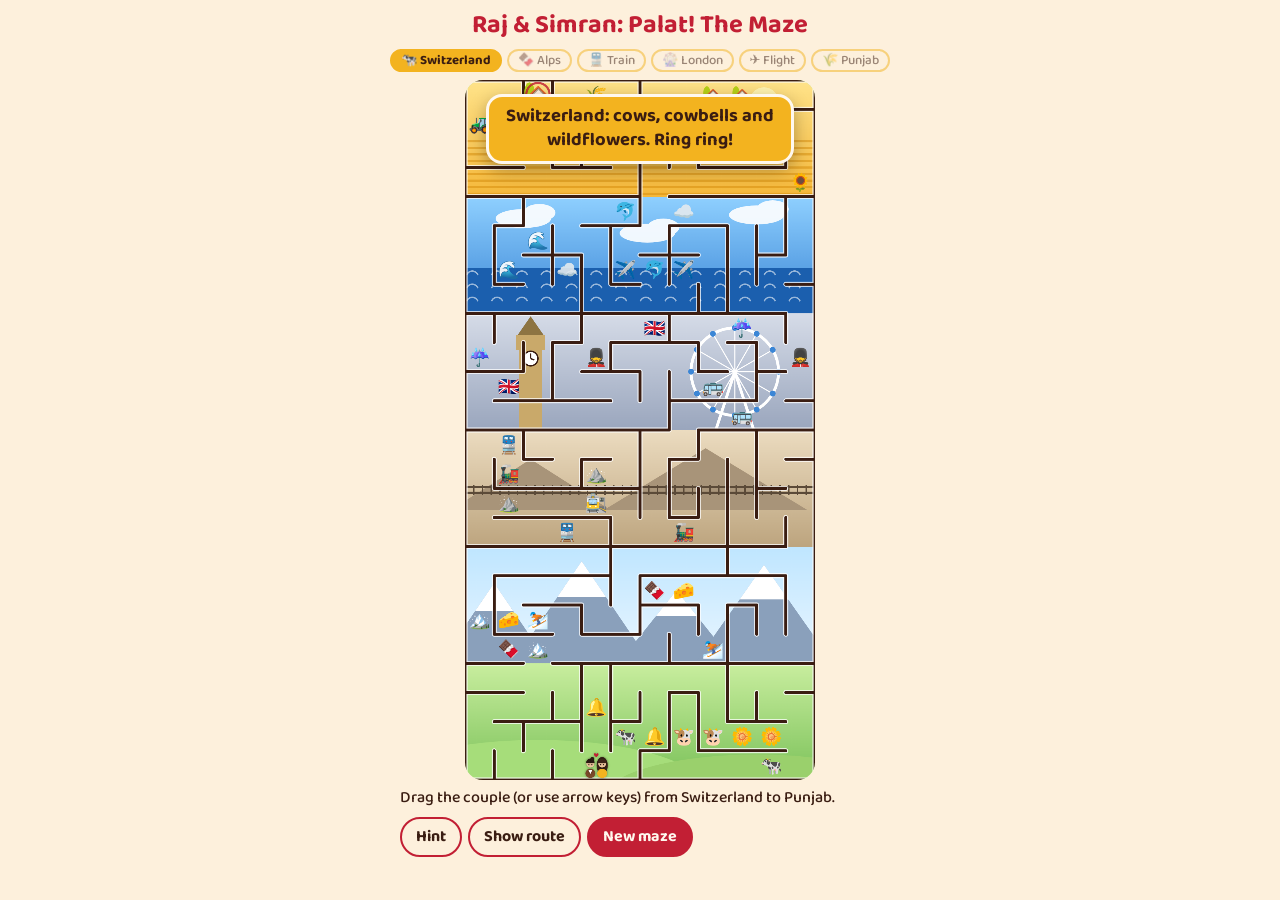
<file: DDLJ Maze/Raj & Simran_ Palat! The Maze.html>
<!doctype html>
<html lang="en">
<head>
<meta charset="utf-8">
<meta name="viewport" content="width=device-width, initial-scale=1, viewport-fit=cover">
<meta name="color-scheme" content="light dark">
<title>Raj &amp; Simran: Palat! The Maze</title>
<link href="https://fonts.googleapis.com/css2?family=Baloo+2:wght@500;700&display=swap" rel="stylesheet">
<style>
:root{--bg:#fdf0dc;--ink:#3a1d12;--panel:#fff8ee;--red:#c21f34;--gold:#f3b31f;box-sizing:border-box;padding-top:env(safe-area-inset-top,0px);padding-bottom:env(safe-area-inset-bottom,0px)}
@media (prefers-color-scheme:dark){:root:not([data-theme="light"]){--bg:#1d1410;--ink:#f6e8d2;--panel:#2b1e17}}
:root[data-theme="dark"]{--bg:#1d1410;--ink:#f6e8d2;--panel:#2b1e17}
html{scroll-padding-top:env(safe-area-inset-top,0px)}
*,*::before,*::after{box-sizing:inherit}
body{margin:0;background:var(--bg);color:var(--ink);font-family:"Baloo 2","Trebuchet MS",system-ui,sans-serif;font-weight:500;line-height:1.3}
.wrap{max-width:560px;margin:0 auto;padding:8px 10px 16px;display:flex;flex-direction:column;align-items:center;gap:8px}
h1{margin:0;font-size:clamp(1.15rem,4.5vw,1.6rem);text-align:center;color:var(--red)}
.chips{display:flex;flex-wrap:wrap;gap:5px;justify-content:center}
.chips span{font-size:.82rem;padding:1px 9px;border:2px solid var(--gold);border-radius:99px;opacity:.5}
.chips span.on{opacity:1;background:var(--gold);color:#3a1d12;font-weight:700}
.stage{position:relative;width:min(100%,480px,calc((100vh - 200px)*.5));width:min(100%,480px,calc((100dvh - 200px)*.5));min-width:290px;aspect-ratio:1/2;border-radius:18px;overflow:hidden;touch-action:none;user-select:none;-webkit-user-select:none;cursor:grab;background:#c5ec9a}
.stage:focus-visible{outline:3px solid var(--gold);outline-offset:3px}
canvas#cv{width:100%;height:100%;display:block}
.toast{position:absolute;left:50%;top:2%;transform:translateX(-50%);width:88%;padding:8px 14px;text-align:center;background:var(--gold);color:#3a1d12;border:3px solid #fff8ee;border-radius:16px;font-weight:700;font-size:clamp(.95rem,3.6vw,1.15rem);pointer-events:none;z-index:2;box-shadow:0 6px 18px rgba(0,0,0,.3)}
.toast[hidden],.win[hidden]{display:none}
.win{position:absolute;inset:0;display:flex;flex-direction:column;align-items:center;justify-content:center;gap:6px;padding:20px;text-align:center;background:rgba(255,236,170,.94);color:#3a1d12;z-index:3}
.win h2{margin:0;color:var(--red);font-size:1.6rem;line-height:1.1}
.win p{margin:0 0 6px}
.bar{width:min(100%,480px);display:flex;flex-wrap:wrap;gap:8px;align-items:center;justify-content:space-between}
#msg{margin:0;flex:1 1 220px;font-size:1rem}
.btns{display:flex;gap:6px;flex-wrap:wrap}
button{font:inherit;font-weight:700;color:var(--ink);background:transparent;border:2px solid var(--red);border-radius:99px;padding:5px 14px;min-height:40px;cursor:pointer}
button.p,.win button{background:var(--red);color:#fff8ee}
button:focus-visible{outline:3px solid var(--gold);outline-offset:2px}
</style>
</head>
<body>
<main class="wrap">
  <h1>Raj &amp; Simran: Palat! The Maze</h1>
  <div class="chips" id="chips"></div>
  <div class="stage" id="stage" tabindex="0" role="application" aria-label="Maze. Drag the couple or use arrow keys to travel from the Swiss meadow at the bottom to the mustard fields of Punjab at the top.">
    <canvas id="cv"></canvas>
    <div class="toast" id="toast" role="status" hidden></div>
    <div class="win" id="win" hidden>
      <canvas id="wc" width="240" height="130"></canvas>
      <h2>Raj &amp; Simran made it to Punjab!</h2>
      <p>Past the cows and cowbells, through the Alps, by Big Ben and the London Eye, and across the ocean. Palat!</p>
      <button id="again">Play again</button>
    </div>
  </div>
  <div class="bar">
    <p id="msg">Drag the couple (or use arrow keys) from Switzerland to Punjab.</p>
    <div class="btns"><button id="hint">Hint</button><button id="route">Show route</button><button id="new" class="p">New maze</button></div>
  </div>
</main>
<script>
(function(){
var C=12,R=24,B=4,N=40,S=2,W=C*N,H=R*N,dr=[-1,0,1,0],dc=[0,1,0,-1];
var cv=document.getElementById('cv'),ctx=cv.getContext('2d');
cv.width=W*S;cv.height=H*S;
var bg=document.createElement('canvas');bg.width=W*S;bg.height=H*S;var b=bg.getContext('2d');
var $=function(i){return document.getElementById(i)};
var toast=$('toast'),msg=$('msg'),win=$('win'),stage=$('stage');
var seed,cells,end,pos,vx,vy,seen,routeOn=false,done=false,tt,lastBump=0;
var STOPS=[['Punjab','🌾'],['Flight','✈️'],['London','🎡'],['Train','🚆'],['Alps','🍫'],['Switzerland','🐄']];
var ENTER=['Punjab at last! Mustard fields as far as you can see. Palat!','Wheels up! The plane is crossing the ocean to India.','London! Wave to Big Ben and the London Eye.','All aboard! The train winds through the mountains towards the UK.','The Swiss Alps: snowy peaks and chocolate everywhere!','Switzerland: cows, cowbells and wildflowers. Ring ring!'];
var TIP=['Almost home. Find the way to the mustard fields.','Keep the plane heading over the waves.','Cross London past the clock tower.','Follow the tracks through the mountains.','Climb through the peaks, grab the chocolate.','Wander past the cows to the hills.'];
var EM=[['🌾','🌻','🚜','🏡'],['✈️','☁️','🌊','🐬'],['🚌','☔','🇬🇧','💂'],['🚆','🚂','⛰️','🚉'],['🍫','🏔️','⛷️','🧀'],['🐄','🔔','🌼','🐮']];
var COL=[['#ffe38a','#f5b83a'],['#8fd0ff','#3b86d6'],['#d6dce8','#9aa6bd'],['#ecdcc0','#bda57f'],['#bfe6ff','#eaf6ff'],['#c9ee9f','#7cc25a']];
var chips=$('chips');
STOPS.slice().reverse().forEach(function(s,i){var e=document.createElement('span');e.textContent=s[1]+' '+s[0];chips.appendChild(e)});
function rnd(){seed=(seed*1664525+1013904223)>>>0;return seed/4294967296}
function gen(){
  seed=(Math.random()*1e9)|0;cells=[];
  for(var r=0;r<R;r++){cells[r]=[];for(var c=0;c<C;c++)cells[r][c]=[1,1,1,1]}
  for(var k=0;k<6;k++){
    var r0=k*B,vis=[],sc=rnd()*C|0,s=[[r0,sc]];vis[r0*C+sc]=1;
    while(s.length){
      var p=s[s.length-1],o=[],d;
      for(d=0;d<4;d++){var a=p[0]+dr[d],e=p[1]+dc[d];if(a>=r0&&a<r0+B&&e>=0&&e<C&&!vis[a*C+e])o.push(d)}
      if(!o.length){s.pop();continue}
      d=o[rnd()*o.length|0];var nr=p[0]+dr[d],nc=p[1]+dc[d];
      cells[p[0]][p[1]][d]=0;cells[nr][nc][(d+2)%4]=0;vis[nr*C+nc]=1;s.push([nr,nc]);
    }
    if(k<5){var g=rnd()*C|0,rr=r0+B-1;cells[rr][g][2]=0;cells[rr+1][g][0]=0}
  }
  end=[0,rnd()*C|0];pos={r:R-1,c:rnd()*C|0};vx=pos.c*N+N/2;vy=pos.r*N+N/2;
  seen=[];seen[5]=1;done=false;routeOn=false;$('route').textContent='Show route';
  win.hidden=true;paint();chipsUpdate();say(ENTER[5]);
}
function chipsUpdate(){for(var i=0;i<6;i++)chips.children[i].className=seen[5-i]?'on':''}
function say(t){toast.textContent=t;toast.hidden=false;clearTimeout(tt);tt=setTimeout(function(){toast.hidden=true},3600)}
function tri(x,base,w,h,col){b.fillStyle=col;b.beginPath();b.moveTo(x-w,base);b.lineTo(x,base-h);b.lineTo(x+w,base);b.fill()}
function paint(){
  b.setTransform(S,0,0,S,0,0);b.clearRect(0,0,W,H);
  for(var k=0;k<6;k++){
    var y0=k*B*N,h=B*N,g=b.createLinearGradient(0,y0,0,y0+h);g.addColorStop(0,COL[k][0]);g.addColorStop(1,COL[k][1]);
    b.fillStyle=g;b.fillRect(0,y0,W,h);
    if(k==0){b.fillStyle='#fff3b0';b.beginPath();b.arc(410,y0+30,20,0,6.3);b.fill();b.strokeStyle='rgba(214,140,10,.5)';b.lineWidth=3;for(var i=0;i<9;i++){b.beginPath();b.moveTo(0,y0+84+i*9);b.lineTo(W,y0+84+i*9);b.stroke()}}
    if(k==1){b.fillStyle='#1b5fae';b.fillRect(0,y0+98,W,62);b.strokeStyle='rgba(255,255,255,.55)';b.lineWidth=2;for(var x=10;x<W;x+=34)for(var y=y0+110;y<y0+160;y+=18){b.beginPath();b.arc(x+(y%2?12:0),y,8,Math.PI*1.1,Math.PI*1.9);b.stroke()}
      b.fillStyle='rgba(255,255,255,.9)';[[80,30],[250,50],[400,25]].forEach(function(c){b.beginPath();b.ellipse(c[0],y0+c[1],38,13,0,0,6.3);b.ellipse(c[0]+22,y0+c[1]-8,22,12,0,0,6.3);b.fill()})}
    if(k==2){b.fillStyle='#c9a96a';b.fillRect(74,y0+50,32,110);b.fillRect(70,y0+30,40,20);tri(90,y0+30,18,26,'#8d7442');
      b.fillStyle='#fff';b.beginPath();b.arc(90,y0+62,10,0,6.3);b.fill();b.strokeStyle='#3a1d12';b.lineWidth=2;b.stroke();b.beginPath();b.moveTo(90,y0+62);b.lineTo(90,y0+55);b.moveTo(90,y0+62);b.lineTo(95,y0+64);b.stroke();
      var ex=370,ey=y0+80;b.strokeStyle='#fff';b.lineWidth=4;b.beginPath();b.arc(ex,ey,60,0,6.3);b.stroke();b.lineWidth=1.5;
      for(var i=0;i<12;i++){var an=i*Math.PI/6;b.beginPath();b.moveTo(ex,ey);b.lineTo(ex+Math.cos(an)*60,ey+Math.sin(an)*60);b.stroke();b.fillStyle='#3b86d6';b.beginPath();b.arc(ex+Math.cos(an)*60,ey+Math.sin(an)*60,4,0,6.3);b.fill()}
      b.lineWidth=4;b.beginPath();b.moveTo(ex,ey);b.lineTo(ex-26,y0+160);b.moveTo(ex,ey);b.lineTo(ex+26,y0+160);b.stroke()}
    if(k==3){tri(90,y0+110,110,70,'#a89479');tri(330,y0+110,140,85,'#a89479');b.strokeStyle='#5b4a38';b.lineWidth=3;b.beginPath();b.moveTo(0,y0+78);b.lineTo(W,y0+78);b.moveTo(0,y0+86);b.lineTo(W,y0+86);b.stroke();b.lineWidth=2;for(var x=0;x<W;x+=12){b.beginPath();b.moveTo(x,y0+75);b.lineTo(x,y0+89);b.stroke()}}
    if(k==4){[[40,110,75],[160,140,95],[290,100,80],[410,135,95]].forEach(function(m){tri(m[0],y0+160,m[2],m[1],'#8aa0bb');tri(m[0],y0+160-m[1]*.65,m[2]*.35,m[1]*.35,'#fff')})}
    if(k==5){b.fillStyle='#a6dd7a';b.beginPath();b.ellipse(100,y0+175,230,70,0,0,6.3);b.fill();b.fillStyle='#9ad06c';b.beginPath();b.ellipse(400,y0+185,210,60,0,0,6.3);b.fill()}
    b.font='24px "Apple Color Emoji","Segoe UI Emoji",sans-serif';b.textAlign='center';b.textBaseline='middle';
    for(var i=0;i<8;i++){b.fillText(EM[k][i%4],(Math.random()*C|0)*N+N/2,(k*B+(Math.random()*B|0))*N+N/2+2)}
  }
  b.beginPath();
  for(var r=0;r<R;r++)for(var c=0;c<C;c++){var x=c*N,y=r*N,w=cells[r][c];
    if(w[0]){b.moveTo(x,y);b.lineTo(x+N,y)}if(w[3]){b.moveTo(x,y);b.lineTo(x,y+N)}
    if(c==C-1&&w[1]){b.moveTo(x+N,y);b.lineTo(x+N,y+N)}if(r==R-1&&w[2]){b.moveTo(x,y+N);b.lineTo(x+N,y+N)}}
  b.lineCap='round';b.strokeStyle='rgba(255,255,255,.75)';b.lineWidth=7;b.stroke();b.strokeStyle='#3a1d12';b.lineWidth=4;b.stroke();
  b.font='34px "Apple Color Emoji","Segoe UI Emoji",sans-serif';b.fillText('🏡',end[1]*N+N/2,end[0]*N+N/2+2);
}
function heart(c,x,y,r){c.beginPath();c.moveTo(x,y+r*.95);c.bezierCurveTo(x-r*1.7,y-r*.1,x-r*.95,y-r*1.35,x,y-r*.45);c.bezierCurveTo(x+r*.95,y-r*1.35,x+r*1.7,y-r*.1,x,y+r*.95);c.closePath()}
function couple(c,x,y,k){
  c.save();c.translate(x,y);c.scale(k,k);
  function person(px,hair,body,long){
    if(long){c.fillStyle=hair;c.beginPath();c.ellipse(px,-1,8.5,13,0,0,6.3);c.fill()}
    c.fillStyle=body;c.beginPath();c.ellipse(px,11,7.5,7,0,0,6.3);c.fill();
    c.fillStyle='#f1c9a0';c.beginPath();c.arc(px,-4,6,0,6.3);c.fill();
    c.fillStyle=hair;c.beginPath();c.arc(px,-5,6.4,Math.PI,0);c.fill();
    if(!long){c.beginPath();c.arc(px+3,-11,3,0,6.3);c.fill()}
    c.fillStyle='#2a1a12';c.fillRect(px-3,-3,1.6,1.6);c.fillRect(px+1.5,-3,1.6,1.6)}
  person(-9,'#2a1a12','#7a4a2a',0);person(9,'#3b2418','#f3b31f',1);
  c.fillStyle='#fff';c.beginPath();c.moveTo(-12,6);c.lineTo(-6,6);c.lineTo(-9,12);c.fill();
  c.fillStyle='#c21f34';heart(c,0,-17,3.4);c.fill();c.restore();
}
function solve(){
  var from=pos.r*C+pos.c,prev={},q=[from];prev[from]=-1;
  while(q.length){var u=q.shift();if(u==end[0]*C+end[1])break;var r=u/C|0,c=u%C;
    for(var d=0;d<4;d++)if(!cells[r][c][d]){var v=(r+dr[d])*C+c+dc[d];if(!(v in prev)){prev[v]=u;q.push(v)}}}
  var p=[],u=end[0]*C+end[1];while(u!=-1&&u!==undefined){p.unshift([u/C|0,u%C]);u=prev[u]}return p;
}
function move(d){
  if(done)return false;
  if(cells[pos.r][pos.c][d]){var n=performance.now();if(n-lastBump>1500){lastBump=n;msg.textContent='A wall! Try another way.'}return false}
  pos.r+=dr[d];pos.c+=dc[d];var k=pos.r/B|0;
  if(!seen[k]){seen[k]=1;say(ENTER[k]);chipsUpdate()}
  if(pos.r==end[0]&&pos.c==end[1]){done=true;setTimeout(function(){win.hidden=false;var w=$('wc').getContext('2d');w.clearRect(0,0,240,130);couple(w,120,70,3.2)},500)}
  return true;
}
var drag=false;
function cellAt(e){var r=cv.getBoundingClientRect();return[Math.floor((e.clientY-r.top)/r.height*R),Math.floor((e.clientX-r.left)/r.width*C)]}
stage.addEventListener('pointerdown',function(e){var t=cellAt(e);if(Math.abs(t[0]-pos.r)<=3&&Math.abs(t[1]-pos.c)<=3){drag=true;stage.setPointerCapture(e.pointerId);follow(e)}});
stage.addEventListener('pointermove',function(e){if(drag)follow(e)});
['pointerup','pointercancel'].forEach(function(n){stage.addEventListener(n,function(){drag=false})});
function follow(e){var t=cellAt(e);for(var i=0;i<4;i++){var a=t[0]-pos.r,c=t[1]-pos.c;if(!a&&!c)break;
  var vert=Math.abs(a)>=Math.abs(c),d1=vert?(a<0?0:2):(c>0?1:3),d2=vert?(c>0?1:3):(a<0?0:2),ok=move(d1);
  if(!ok&&(vert?c:a))ok=move(d2);if(!ok)break}}
document.addEventListener('keydown',function(e){var m={ArrowUp:0,ArrowRight:1,ArrowDown:2,ArrowLeft:3,w:0,d:1,s:2,a:3}[e.key];
  if(m===undefined||e.metaKey||e.ctrlKey||e.altKey||e.target.tagName=='BUTTON')return;e.preventDefault();move(m)});
$('hint').onclick=function(){var p=solve(),k=pos.r/B|0,t='';
  if(p.length>1){var d=['up','right','down','left'][[0,1,2,3].filter(function(d){return pos.r+dr[d]==p[1][0]&&pos.c+dc[d]==p[1][1]})[0]];t=' Try going '+d+'.'}
  say(TIP[k]+t)};
$('route').onclick=function(){routeOn=!routeOn;this.textContent=routeOn?'Hide route':'Show route'};
$('new').onclick=gen;$('again').onclick=gen;
function frame(now){
  vx+=(pos.c*N+N/2-vx)*.3;vy+=(pos.r*N+N/2-vy)*.3;
  ctx.setTransform(S,0,0,S,0,0);ctx.clearRect(0,0,W,H);ctx.drawImage(bg,0,0,W,H);
  if(routeOn&&!done){var p=solve();ctx.lineCap='round';ctx.lineJoin='round';
    [['rgba(255,255,255,.9)',9,[]],['#c21f34',4,[8,8]]].forEach(function(s){ctx.strokeStyle=s[0];ctx.lineWidth=s[1];ctx.setLineDash(s[2]);ctx.beginPath();
      p.forEach(function(q,i){var x=q[1]*N+N/2,y=q[0]*N+N/2;i?ctx.lineTo(x,y):ctx.moveTo(x,y)});ctx.stroke()});ctx.setLineDash([])}
  var pu=(Math.sin(now/300)+1)/2;ctx.strokeStyle='rgba(194,31,52,'+(.8-.5*pu)+')';ctx.lineWidth=3;ctx.beginPath();ctx.arc(end[1]*N+N/2,end[0]*N+N/2,16+8*pu,0,6.3);ctx.stroke();
  ctx.shadowColor='rgba(0,0,0,.4)';ctx.shadowBlur=6;couple(ctx,vx,vy+1,.9);ctx.shadowBlur=0;
  requestAnimationFrame(frame);
}
gen();requestAnimationFrame(frame);
})();
</script>
</body>
</html>
</file>
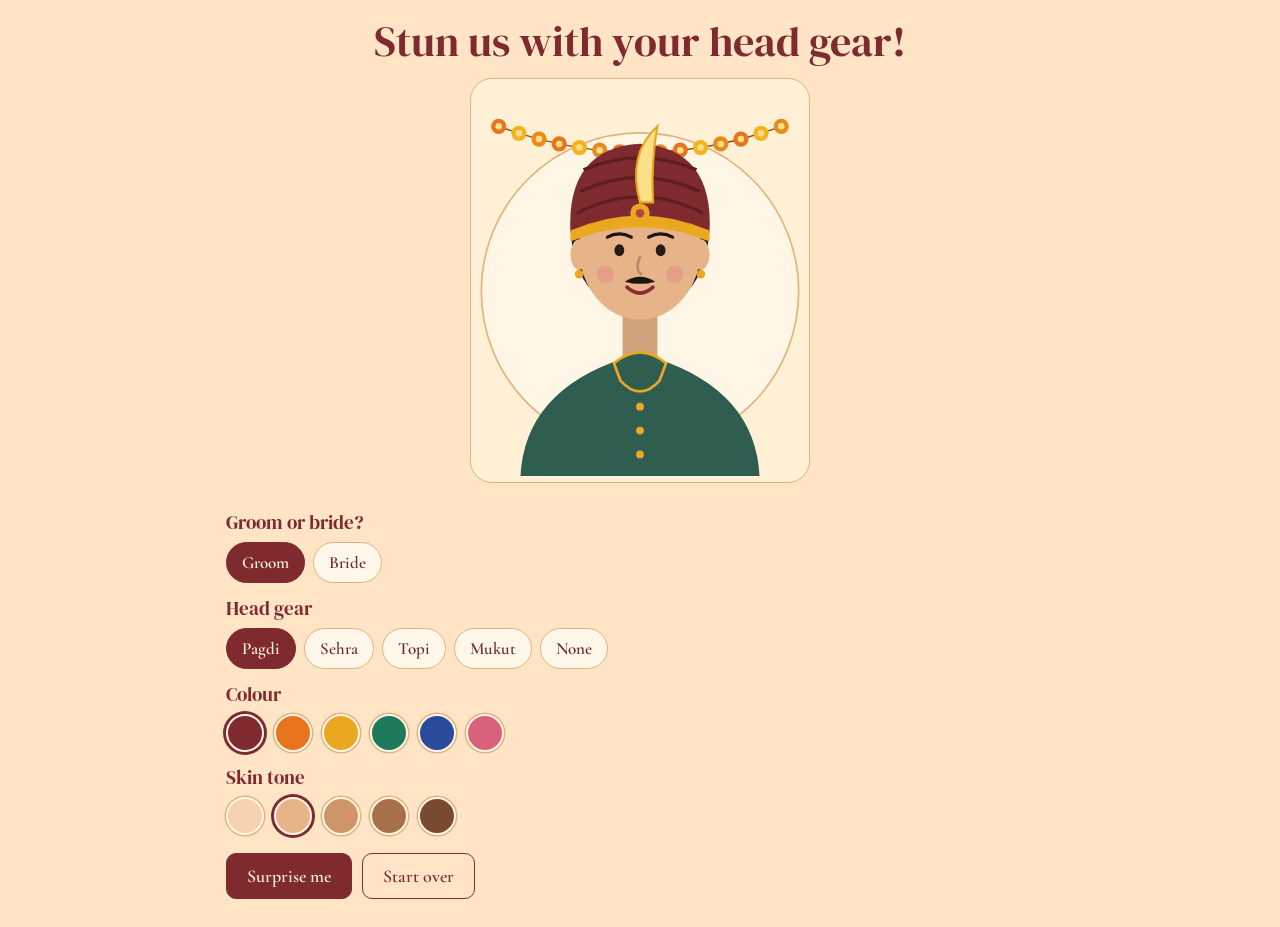
<file: Headgear/Headgear.html>
<!DOCTYPE html>
<html lang="en">
<head>
<meta charset="utf-8">
<meta name="viewport" content="width=device-width, initial-scale=1, viewport-fit=cover">
<title>Stun us with your head gear</title>
<link href="https://fonts.googleapis.com/css2?family=DM+Serif+Display&family=Cormorant+Garamond:wght@600&display=swap" rel="stylesheet">
<style>
:root{--maroon:#7e2a2e;--brown:#6b2f2a;--peach:#ffe4c6;--card:#fff0d6;--line:#e2b27a;--must:#e9a820;
box-sizing:border-box;padding-top:env(safe-area-inset-top,0px);padding-bottom:env(safe-area-inset-bottom,0px)}
*{box-sizing:border-box}
body{margin:0;background:var(--peach);color:var(--brown);font:600 18px/1.4 "Cormorant Garamond",Georgia,serif}
main{max-width:860px;margin:0 auto;padding:18px 16px 28px;display:grid;gap:14px;grid-template-columns:1fr}
h1{font:400 clamp(28px,6vw,42px)/1.1 "DM Serif Display",Georgia,serif;color:var(--maroon);margin:0;text-align:center}
h2{font:400 19px/1.2 "DM Serif Display",Georgia,serif;color:var(--maroon);margin:14px 0 8px}
.stage{background:var(--card);border:1.5px solid var(--line);border-radius:22px;padding:6px;max-width:340px;width:100%;margin:0 auto}
svg{display:block;width:100%;height:auto}
.chips{display:flex;flex-wrap:wrap;gap:8px}
.chips button{font:600 17px "Cormorant Garamond",Georgia,serif;padding:9px 15px;border-radius:999px;border:1.5px solid var(--line);background:#fff8ea;color:var(--brown);cursor:pointer}
.chips button[aria-pressed="true"]{background:var(--maroon);border-color:var(--maroon);color:#fff4de}
.sw{display:flex;flex-wrap:wrap;gap:10px}
.sw button{width:38px;height:38px;border-radius:50%;border:2px solid #fff8ea;box-shadow:0 0 0 1.5px var(--line);cursor:pointer;padding:0}
.sw button[aria-pressed="true"]{box-shadow:0 0 0 3px var(--maroon)}
.actions{display:flex;gap:10px;margin-top:18px}
.actions button{font:600 18px "Cormorant Garamond",Georgia,serif;padding:11px 20px;border-radius:10px;border:1.5px solid var(--maroon);cursor:pointer;background:var(--maroon);color:#fff4de}
.actions button.alt{background:transparent;color:var(--maroon)}
button:focus-visible{outline:3px solid var(--must);outline-offset:2px}
@media (orientation:landscape) and (max-height:520px){
main{grid-template-columns:minmax(0,300px) 1fr;align-items:center;column-gap:22px;padding:8px 14px}
h1{grid-column:1/-1;font-size:26px}
.stage{max-width:300px}
h2{margin:8px 0 6px;font-size:17px}
.chips button{padding:6px 12px;font-size:16px}
.sw button{width:32px;height:32px}
.actions{margin-top:10px}
.actions button{padding:8px 16px;font-size:16px}
}
</style>
</head>
<body>
<main>
  <h1>Stun us with your head gear!</h1>
  <div class="stage"><svg id="fig" viewBox="0 0 300 360" role="img" aria-label="Figure wearing the chosen head gear"></svg></div>
  <div>
    <h2>Groom or bride?</h2><div class="chips" id="roles"></div>
    <h2>Head gear</h2><div class="chips" id="hats"></div>
    <h2>Colour</h2><div class="sw" id="cols"></div>
    <h2>Skin tone</h2><div class="sw" id="skins"></div>
    <div class="actions"><button id="rand">Surprise me</button><button class="alt" id="reset">Start over</button></div>
  </div>
</main>
<script>
(function(){
var HATS=[["pagdi","Pagdi"],["sehra","Sehra"],["topi","Topi"],["dupatta","Dupatta & tikka"],["flowers","Flower crown"],["mukut","Mukut"],["bun","Jasmine bun"],["none","None"]];
var COLS=["#7e2a2e","#e8741e","#e9a820","#1f7a5c","#2a4a9a","#d9627a"];
var SKINS=["#f6d2b0","#e7b48a","#cf9468","#a8704a","#7a4a30"];
var BY={groom:["pagdi","sehra","topi","mukut","none"],bride:["dupatta","flowers","bun","mukut","none"]};
var ROLES=[["groom","Groom"],["bride","Bride"]];
var st={role:"groom",hat:"pagdi",col:COLS[0],skin:SKINS[1]};
function shade(h,p){var n=parseInt(h.slice(1),16),a=[n>>16,(n>>8)&255,n&255].map(function(v){return Math.max(0,Math.min(255,Math.round(v*(1+p))))});return"#"+((1<<24)+(a[0]<<16)+(a[1]<<8)+a[2]).toString(16).slice(1)}
function dot(x,y,r,f){return'<circle cx="'+x.toFixed(1)+'" cy="'+y.toFixed(1)+'" r="'+r+'" fill="'+f+'"/>'}
var GOLD="#e9a820",HAIR="#1d1414";
function hat(k,c){
  var d=shade(c,-.28),s="";
  if(k==="pagdi"){
    s+='<path d="M86,136 Q82,58 150,54 Q218,58 214,136 Q150,108 86,136Z" fill="'+c+'"/>';
    [[116,92],[100,70],[84,48]].forEach(function(o,i){s+='<path d="M'+(92+i*3)+','+(118-i*20)+' Q150,'+(o[0]-28)+' '+(208-i*3)+','+(118-i*20)+'" stroke="'+d+'" stroke-width="3" fill="none"/>'});
    s+='<path d="M86,134 Q150,106 214,134 L214,144 Q150,118 86,144Z" fill="'+GOLD+'"/>';
    s+=dot(150,118,9,GOLD)+dot(150,118,4,"#b8434a");
    s+='<path d="M150,108 Q138,64 166,38 Q160,70 162,108Z" fill="#fbe08a" stroke="'+GOLD+'" stroke-width="2"/>';
  }else if(k==="sehra"){
    s+='<path d="M92,126 Q150,92 208,126 L208,136 Q150,102 92,136Z" fill="'+c+'" stroke="'+GOLD+'" stroke-width="2"/>';
    var cols=["#e8741e","#f4b21c","#fff4de"];
    for(var x=98,i=0;x<=202;x+=8,i++){
      var u=(x-150)/58,y0=136-17*(1-u*u),n=5+Math.round(4*Math.abs(Math.sin(i*1.7)))+Math.round(3*(1-Math.abs(u)));
      for(var j=0;j<n;j++)s+=dot(x,y0+4+j*7,3.7,cols[(i+j)%3]);
    }
  }else if(k==="topi"){
    s+='<path d="M90,130 L104,84 Q150,98 196,84 L210,130 Q150,110 90,130Z" fill="'+c+'"/>';
    s+='<path d="M92,124 Q150,104 208,124" stroke="'+d+'" stroke-width="4" fill="none"/>';
    s+='<path d="M104,84 Q150,98 196,84" stroke="'+d+'" stroke-width="3" fill="none"/>';
  }else if(k==="dupatta"){
    s+='<path d="M150,58 Q70,62 66,150 Q62,230 50,336 L102,336 Q106,230 104,172 Q106,110 150,100 Q194,110 196,172 Q194,230 198,336 L250,336 Q238,230 234,150 Q230,62 150,58Z" fill="'+c+'" stroke="'+GOLD+'" stroke-width="3"/>';
    s+='<path d="M72,150 Q70,230 60,330 M228,150 Q230,230 240,330" stroke="'+d+'" stroke-width="2" fill="none" opacity=".6"/>';
    s+='<path d="M112,122 Q150,104 188,122" stroke="'+GOLD+'" stroke-width="2" fill="none"/>';
    s+='<line x1="150" y1="100" x2="150" y2="116" stroke="'+GOLD+'" stroke-width="2"/>';
    s+='<path d="M150,114 q-9,10 0,20 q9,-10 0,-20z" fill="'+GOLD+'"/>'+dot(150,124,3.6,"#b8434a");
  }else if(k==="flowers"){
    var fc=[c,"#f4b21c","#fff4de","#e8741e"];
    for(var a=196,m=0;a<=344;a+=14,m++){
      var r=a*Math.PI/180,x2=150+66*Math.cos(r),y2=130+56*Math.sin(r);
      s+='<ellipse cx="'+(x2+(m%2?9:-9)).toFixed(1)+'" cy="'+(y2+7).toFixed(1)+'" rx="9" ry="4.5" fill="#4f8a3c" transform="rotate('+(m%2?30:-30)+' '+x2.toFixed(1)+' '+y2.toFixed(1)+')"/>';
    }
    for(var a2=196,q=0;a2<=344;a2+=14,q++){
      var r2=a2*Math.PI/180,x3=150+66*Math.cos(r2),y3=130+56*Math.sin(r2);
      for(var p=0;p<5;p++){var t=p*72*Math.PI/180;s+=dot(x3+7*Math.cos(t),y3+7*Math.sin(t),6,fc[q%4])}
      s+=dot(x3,y3,5,"#fbe08a");
    }
  }else if(k==="mukut"){
    s+='<polygon points="94,120 102,70 124,96 150,56 176,96 198,70 206,120" fill="'+GOLD+'" stroke="#b8791a" stroke-width="2"/>';
    s+='<path d="M94,108 Q150,92 206,108 L206,124 Q150,108 94,124Z" fill="#c98f12"/>';
    s+=dot(150,82,7,c)+dot(114,96,4.5,c)+dot(186,96,4.5,c)+dot(150,56,5,"#fff4de")+dot(102,70,3.6,"#fff4de")+dot(198,70,3.6,"#fff4de");
  }else if(k==="bun"){
    s+=dot(150,62,30,HAIR);
    for(var b=0;b<16;b++){var g=b/16*2*Math.PI;s+=dot(150+30*Math.cos(g),62+30*Math.sin(g),4.4,"#fffaf0")}
    for(var e=0;e<7;e++)s+=dot(112+e*13,100-Math.sin(e/6*Math.PI)*8,4,"#fffaf0");
    s+=dot(150,62,8,c);
  }
  return s;
}
function fig(){
  var sk=st.skin,sd=shade(sk,-.1),s="",br=st.role==="bride";
  s+='<circle cx="150" cy="190" r="146" fill="#fff6e6" stroke="#e2b27a" stroke-width="1.5"/>';
  s+='<path d="M20,38 Q150,86 280,38" stroke="#7a4a1a" stroke-width="1.2" fill="none"/>';
  for(var i=0;i<15;i++){var t=i/14,x=(1-t)*(1-t)*20+2*(1-t)*t*150+t*t*280,y=(1-t)*(1-t)*38+2*(1-t)*t*86+t*t*38;s+=dot(x,y,7,["#e8741e","#f4b21c","#e98a1c"][i%3])+dot(x,y,3,"#fbe08a")}
  if(br)s+='<path d="M84,130 Q64,262 92,336 L208,336 Q236,262 216,130Z" fill="'+HAIR+'"/>';
  s+='<ellipse cx="150" cy="138" rx="63" ry="72" fill="'+HAIR+'"/>';
  s+='<path d="M40,360 Q44,282 134,252 L166,252 Q256,282 260,360Z" fill="'+(br?"#a8283a":"#2f5d50")+'"/>';
  s+='<rect x="134" y="205" width="32" height="52" fill="'+sd+'"/>';
  if(br){
    s+='<path d="M126,258 Q150,312 174,258Z" fill="'+sd+'"/>';
    s+='<path d="M132,262 Q150,322 168,262" stroke="'+GOLD+'" stroke-width="3" fill="none"/>'+dot(150,292,5,"#fbe08a");
    s+='<path d="M60,330 Q150,296 240,330" stroke="'+GOLD+'" stroke-width="3" fill="none" opacity=".8"/>';
  }else{
    s+='<path d="M134,252 L150,276 L166,252Z" fill="'+sd+'"/>';
    s+='<path d="M126,256 Q150,236 174,256 L168,272 Q150,292 132,272Z" fill="#2f5d50" stroke="'+GOLD+'" stroke-width="2.5"/>';
    [296,318,340].forEach(function(y){s+=dot(150,y,3.6,GOLD)});
  }
  s+='<ellipse cx="94" cy="156" rx="8" ry="14" fill="'+sk+'"/><ellipse cx="206" cy="156" rx="8" ry="14" fill="'+sk+'"/>';
  if(br)s+='<path d="M94,168 l-6,20 h12z M206,168 l-6,20 h12z" fill="'+GOLD+'"/>'+dot(91,191,3,"#b8434a")+dot(209,191,3,"#b8434a");
  else s+=dot(94,174,4,GOLD)+dot(206,174,4,GOLD);
  s+='<ellipse cx="150" cy="150" rx="56" ry="66" fill="'+sk+'"/>';
  s+='<path d="M96,128 Q150,66 204,128 Q190,100 150,96 Q110,100 96,128Z" fill="'+HAIR+'"/>';
  s+='<ellipse cx="131" cy="152" rx="4.5" ry="5.5" fill="#2a1a14"/><ellipse cx="169" cy="152" rx="4.5" ry="5.5" fill="#2a1a14"/>';
  s+='<path d="M120,140 Q131,134 142,140 M158,140 Q169,134 180,140" stroke="'+HAIR+'" stroke-width="3" fill="none" stroke-linecap="round"/>';
  s+='<path d="M150,158 q-5,12 1,16" stroke="'+shade(sk,-.22)+'" stroke-width="2.4" fill="none" stroke-linecap="round"/>';
  s+='<path d="M138,186 Q150,197 162,186" stroke="'+(br?"#c0243c":"#8a2b32")+'" stroke-width="3.2" fill="none" stroke-linecap="round"/>';
  s+=dot(118,174,8,"#d9627a").replace('/>',' opacity=".25"/>')+dot(182,174,8,"#d9627a").replace('/>',' opacity=".25"/>');
  if(br)s+=dot(150,129,3.8,"#c01e3a")+dot(139,168,2.2,GOLD);
  else s+='<path d="M136,181 Q150,172 164,181 Q150,185 136,181Z" fill="'+HAIR+'"/>';
  s+=hat(st.hat,st.col);
  document.getElementById("fig").innerHTML=s;
}
function sync(id,val){
  Array.prototype.forEach.call(document.getElementById(id).children,function(b){b.setAttribute("aria-pressed",String(b.getAttribute("data-v")===val))});
}
function label(k){for(var i=0;i<HATS.length;i++)if(HATS[i][0]===k)return HATS[i][1];return k}
function buildHats(){
  var box=document.getElementById("hats");box.innerHTML="";
  if(BY[st.role].indexOf(st.hat)<0)st.hat=BY[st.role][0];
  BY[st.role].forEach(function(k){
    var b=document.createElement("button");b.type="button";b.setAttribute("data-v",k);b.textContent=label(k);
    b.onclick=function(){st.hat=k;paint()};box.appendChild(b);
  });
}
function paint(){fig();sync("roles",st.role);sync("hats",st.hat);sync("cols",st.col);sync("skins",st.skin)}
function mk(id,list,key){
  var box=document.getElementById(id);
  list.forEach(function(it){
    var b=document.createElement("button");b.type="button";b.setAttribute("data-v",it);b.style.background=it;
    b.setAttribute("aria-label",(key==="col"?"Colour ":"Skin tone ")+it);
    b.onclick=function(){st[key]=it;paint()};box.appendChild(b);
  });
}
ROLES.forEach(function(r){
  var b=document.createElement("button");b.type="button";b.setAttribute("data-v",r[0]);b.textContent=r[1];
  b.onclick=function(){st.role=r[0];buildHats();paint()};document.getElementById("roles").appendChild(b);
});
mk("cols",COLS,"col");mk("skins",SKINS,"skin");
document.getElementById("rand").onclick=function(){
  var h=BY[st.role].filter(function(k){return k!=="none"});
  st.hat=h[Math.floor(Math.random()*h.length)];
  st.col=COLS[Math.floor(Math.random()*COLS.length)];buildHats();paint();
};
document.getElementById("reset").onclick=function(){st={role:"groom",hat:"pagdi",col:COLS[0],skin:SKINS[1]};buildHats();paint()};
buildHats();paint();
})();
</script>
</body>
</html>
</file>
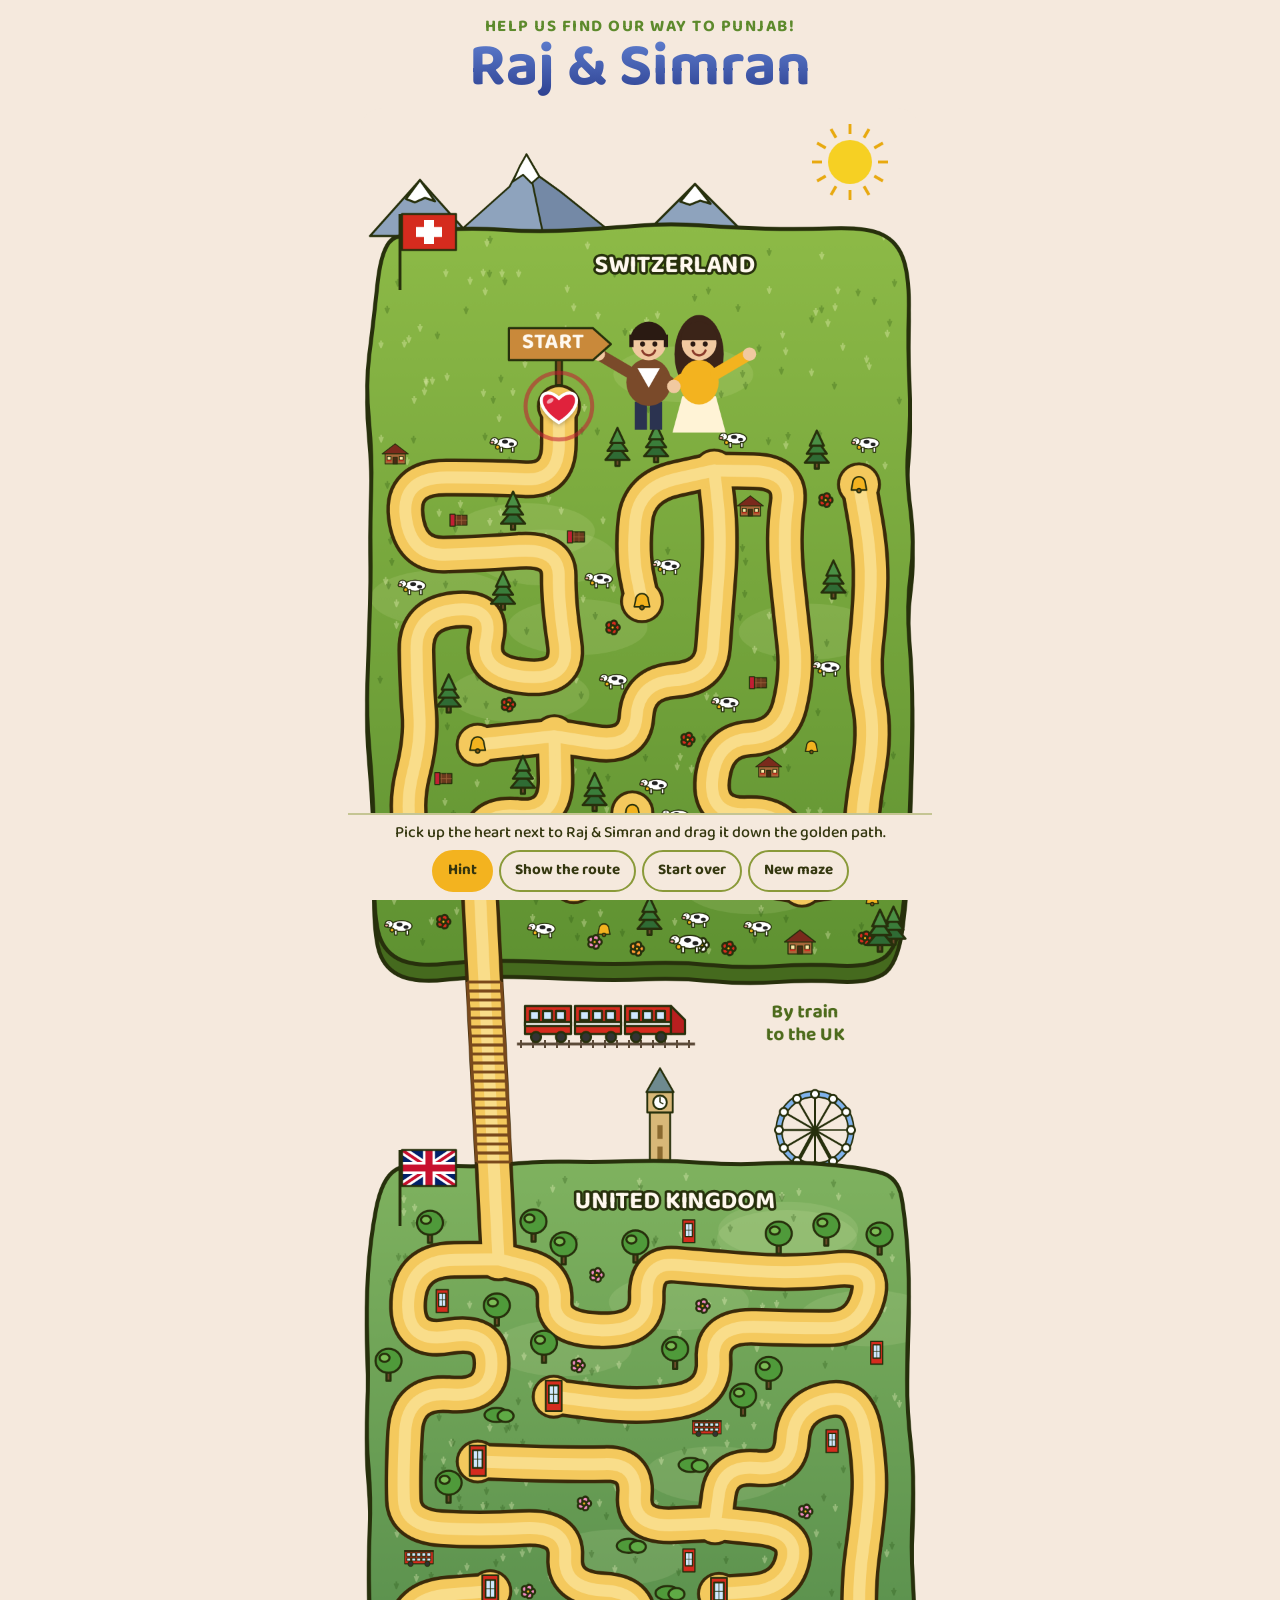
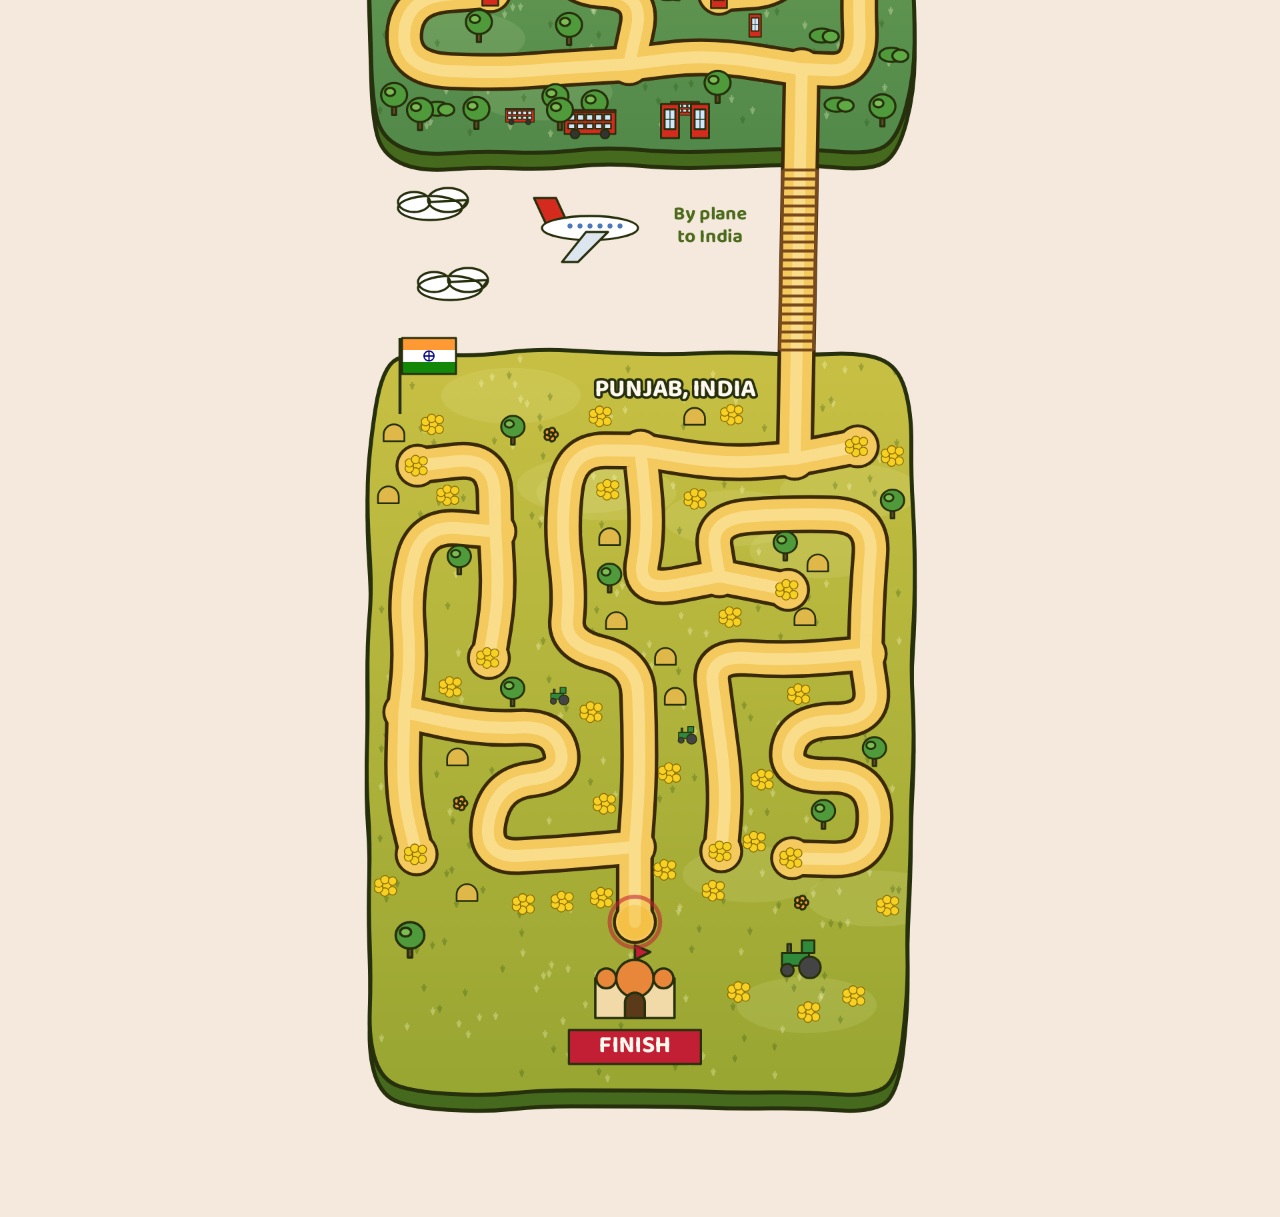
<file: Maze/DDLJ_Maze.html>
<!doctype html>
<html lang="en">
<head>
<meta charset="utf-8">
<meta name="viewport" content="width=device-width, initial-scale=1, viewport-fit=cover">
<meta name="color-scheme" content="light dark">
<title>Help Raj &amp; Simran find their way to Punjab</title>
<link href="https://fonts.googleapis.com/css2?family=Baloo+2:wght@500;700&display=swap" rel="stylesheet">
<style>
:root{--bg:#f5e9dd;--ink:#34370f;--olive:#8a9a39;--gold:#f3b31f;--red:#c21f34;box-sizing:border-box;padding-top:env(safe-area-inset-top,0px)}
@media (prefers-color-scheme:dark){:root:not([data-theme="light"]){--bg:#1c1b12;--ink:#f4ead8}}
:root[data-theme="dark"]{--bg:#1c1b12;--ink:#f4ead8}
html{scroll-padding-top:env(safe-area-inset-top,0px)}
*,*::before,*::after{box-sizing:inherit}
body{margin:0;background:var(--bg);color:var(--ink);font-family:"Baloo 2","Trebuchet MS",system-ui,sans-serif;font-weight:500;line-height:1.25;-webkit-text-size-adjust:100%}
.wrap{max-width:600px;margin:0 auto;padding:6px 8px 0;display:flex;flex-direction:column;align-items:center}
.stage{position:relative;width:min(100%,560px);border-radius:22px;overflow:hidden;background:#f5e9dd;touch-action:pan-y;user-select:none;-webkit-user-select:none;-webkit-touch-callout:none;cursor:grab}
.stage:focus-visible{outline:3px solid var(--gold);outline-offset:3px}
.stage canvas{position:absolute;inset:0;width:100%;height:100%;display:block}
.sub{margin:10px 0 0;text-align:center;font-weight:700;letter-spacing:.09em;color:#5d8a2c;font-size:clamp(.85rem,3vw,1.05rem);text-transform:uppercase}
h1{margin:0 0 10px;text-align:center;font-size:clamp(2.4rem,11vw,3.8rem);line-height:1;font-weight:700;background:linear-gradient(#5f7fd0,#2c3f8f);-webkit-background-clip:text;background-clip:text;color:transparent}
.bar{position:sticky;bottom:0;z-index:5;width:100%;display:flex;flex-direction:column;align-items:center;gap:6px;padding:8px 8px calc(8px + env(safe-area-inset-bottom,0px));background:var(--bg);border-top:2px solid rgba(138,154,57,.45)}
#msg{margin:0;text-align:center;font-size:1rem;min-height:1.3em}
.btns{display:flex;gap:6px;flex-wrap:wrap;justify-content:center}
button{font:inherit;font-weight:700;font-size:.95rem;color:var(--ink);background:transparent;border:2px solid var(--olive);border-radius:99px;padding:4px 14px;min-height:42px;cursor:pointer}
button.p,.card button{background:var(--gold);border-color:var(--gold);color:#33340f}
button:focus-visible{outline:3px solid var(--gold);outline-offset:2px}
.toast{position:fixed;left:50%;top:calc(env(safe-area-inset-top,0px) + 10px);transform:translateX(-50%);z-index:20;max-width:min(92%,430px);padding:9px 20px 10px;text-align:center;border:3px solid #fff8ee;border-radius:18px;box-shadow:0 8px 22px rgba(0,0,0,.35);pointer-events:none;background:var(--gold);color:#33340f;font-weight:700;font-size:clamp(1rem,3.8vw,1.2rem)}
.toast.bad{background:var(--red);color:#fff8ee}
.toast strong{display:block;font-size:1.25em;line-height:1.1}
.toast[hidden],.win[hidden]{display:none}
.win{position:fixed;inset:0;z-index:30;display:flex;align-items:center;justify-content:center;padding:16px;background:rgba(245,233,221,.82)}
.card{width:min(100%,380px);padding:14px 20px 20px;text-align:center;background:#fff8ee;color:#34370f;border:3px solid #8a9a39;border-radius:20px;box-shadow:0 10px 30px rgba(52,55,15,.28)}
.card h2{margin:0 0 4px;color:#3f5fae;font-size:1.5rem;line-height:1.15}
.card p{margin:0 0 12px}
</style>
</head>
<body>
<main class="wrap">
  <p class="sub">Help us find our way to Punjab!</p>
  <h1>Raj &amp; Simran</h1>
  <div class="stage" id="stage" tabindex="0" role="application" aria-label="Maze map. Drag the heart, or use the arrow keys, along the golden path from the couple at the bottom, through Switzerland and the UK, to the haveli in Punjab at the top.">
    <canvas id="bgc"></canvas><canvas id="trc"></canvas><canvas id="fx"></canvas>
  </div>
  <div class="bar" id="bar">
    <p id="msg" role="status" aria-live="polite">Drawing the map…</p>
    <div class="btns"><button id="hint" class="p">Hint</button><button id="route">Show the route</button><button id="reset">Start over</button><button id="newm">New maze</button></div>
  </div>
</main>
<div class="toast" id="toast" role="alert" hidden></div>
<div class="win" id="win" hidden role="dialog" aria-labelledby="wt"><div class="card"><canvas id="wc" width="260" height="130"></canvas><h2 id="wt">Raj &amp; Simran made it to Punjab!</h2><p>Past the cows and cowbells, by Big Ben and the London Eye, and across the ocean. Palat!</p><button id="again">Play again</button></div></div>
<script>
(function(){
'use strict';
var W=560,C=7,R=7,NX=76,NY=66,X0=14,HH=588,GAP=200,L=C*R,S=1.5,INK='#27300c';
var TP=[218,70,70],BP=[56,56,210],HHs=[0,1,2].map(function(i){return TP[i]+R*NY+BP[i]}),HT=[120,0,0];HT[1]=HT[0]+HHs[0]+GAP;HT[2]=HT[1]+HHs[1]+GAP;
var H=HT[2]+HHs[2]+36;
var $=function(i){return document.getElementById(i)};
var stage=$('stage'),bgc=$('bgc'),trc=$('trc'),fxc=$('fx'),msgEl=$('msg'),toastEl=$('toast'),winEl=$('win'),barEl=$('bar');
[bgc,trc,fxc].forEach(function(c){c.width=W*S;c.height=H*S});
stage.style.aspectRatio=W+'/'+H;
var b=bgc.getContext('2d'),tc=trc.getContext('2d'),fx=fxc.getContext('2d');
var dr=[-1,0,1,0],dc=[0,1,0,-1];
var seed,ART,nodes,onSol,SC,FC,FIN,START,walk,eng=null,pos={x:0,y:0},done,dragging=false,tid=null,ptr={x:0,y:0},started,routeOn=false,seenZ,petals,rings,lastToast,lockUntil,winTimer,toastTimer,keys={},clock=0,lastT=performance.now();
var reduce=window.matchMedia&&matchMedia('(prefers-reduced-motion: reduce)').matches;
var MSG=['Switzerland! Cows, cowbells, chocolate and the mighty Matterhorn.','All aboard! The train winds through the mountains to the UK.','London calling! Big Ben and the London Eye are close.','Wheels up! The plane is crossing the ocean to India.','Punjab! Mustard fields as far as you can see. Almost home!'];
var HINTS=['Look for a golden path that heads left, near the bottom of Switzerland. It leads to the train.','Follow the bridge across to the UK.','Look for a path that heads right, near the bottom of the UK. It leads to the plane.','Cross the bridge over the ocean to Punjab.','The haveli is at the very bottom. Follow the golden path down to it.'];
var INTRO='Pick up the heart next to Raj & Simran and drag it down the golden path.';
function rnd(){seed=(seed*1664525+1013904223)>>>0;return seed/4294967296}
function mid(p,q){return[(p.x+q.x)/2,(p.y+q.y)/2]}
function say(t){msgEl.textContent=t}
/* ---------- steering engine (heart rounds bends but cannot solve the maze from afar) ---------- */
function engine(walk){var Rr=90,SS=2*Rr+1,par=new Int32Array(SS*SS),qu=new Int32Array(SS*SS),sn=new Int32Array(SS*SS),stamp=0,DX=[1,-1,0,0,1,1,-1,-1],DY=[0,0,1,-1,1,-1,1,-1];
  return{steer:function(px,py,tx,ty,max){var cx=Math.round(px),cy=Math.round(py);if(walk[cy*W+cx]!==1)return{x:px,y:py,moved:false};
    var ox=cx-Rr,oy=cy-Rr,qh=0,qt=0,st=Rr*SS+Rr;stamp++;sn[st]=stamp;par[st]=-1;qu[qt++]=st;var best=st,bd=(cx-tx)*(cx-tx)+(cy-ty)*(cy-ty);
    while(qh<qt){var cur=qu[qh++],ly=(cur/SS)|0,lx=cur-ly*SS,d=(lx+ox-tx)*(lx+ox-tx)+(ly+oy-ty)*(ly+oy-ty);if(d<bd){bd=d;best=cur}
      for(var k=0;k<8;k++){var nx=lx+DX[k],ny=ly+DY[k];if(nx<0||ny<0||nx>=SS||ny>=SS)continue;var ni=ny*SS+nx;if(sn[ni]===stamp)continue;var gx=nx+ox,gy=ny+oy;if(gx<0||gy<0||gx>=W||gy>=H||walk[gy*W+gx]!==1)continue;sn[ni]=stamp;par[ni]=cur;qu[qt++]=ni}}
    if(best===st)return{x:px,y:py,moved:false};var ch=[];for(var c=best;c!==-1;c=par[c])ch.push(c);ch.reverse();
    var t=ch[Math.min(ch.length-1,Math.max(1,max))],tl=(t/SS)|0;return{x:t-tl*SS+ox,y:tl+oy,moved:true}}}}
/* ---------- maze ---------- */
function bfs(from,to){var prev={},q=[from],u;prev[from]=-1;while(q.length){u=q.shift();if(u===to)break;nodes[u].a.forEach(function(v){if(!(v in prev)){prev[v]=u;q.push(v)}})}var p=[];u=to;while(u!==-1&&u!==undefined){p.unshift(u);u=prev[u]}return p}
function lk(a,b2){nodes[a].a.push(b2);nodes[b2].a.push(a)}
function gen(){seed=(Math.random()*1e9)|0;ART=(Math.random()*1e9)|0;nodes=[];var i,r,c,d;
  for(i=0;i<3;i++)for(r=0;r<R;r++)for(c=0;c<C;c++)nodes[i*L+r*C+c]={x:X0+NX*(c+.5)+(rnd()-.5)*NX*.3,y:HT[i]+TP[i]+NY*(r+.5)+(rnd()-.5)*NY*.34,a:[]};
  for(i=0;i<3;i++){var vis=[],st=[[rnd()*R|0,rnd()*C|0]];vis[st[0][0]*C+st[0][1]]=1;
    while(st.length){var p=st[st.length-1],o=[];for(d=0;d<4;d++){var a=p[0]+dr[d],e=p[1]+dc[d];if(a>=0&&a<R&&e>=0&&e<C&&!vis[a*C+e])o.push(d)}
      if(!o.length){st.pop();continue}d=o[rnd()*o.length|0];var nr=p[0]+dr[d],nc=p[1]+dc[d];lk(i*L+p[0]*C+p[1],i*L+nr*C+nc);vis[nr*C+nc]=1;st.push([nr,nc])}}
  lk(6*C+1,L+1);lk(L+6*C+5,2*L+5);SC=1+(rnd()*5|0);FC=2+(rnd()*3|0);
  var sn=nodes[SC],fn0=nodes[2*L+6*C+FC];nodes[3*L]={x:sn.x,y:sn.y-75,a:[]};lk(3*L,SC);nodes[3*L+1]={x:fn0.x,y:fn0.y+75,a:[]};lk(3*L+1,2*L+6*C+FC);START=3*L;FIN=3*L+1;
  onSol=[];bfs(START,FIN).forEach(function(id){onSol[id]=1})}
function segs(c){c.beginPath();nodes.forEach(function(n){var a=n.a,m=a.map(function(j){return mid(n,nodes[j])});
  if(a.length==1){c.moveTo(n.x,n.y);c.lineTo(m[0][0],m[0][1])}else if(a.length==2){c.moveTo(m[0][0],m[0][1]);c.quadraticCurveTo(n.x,n.y,m[1][0],m[1][1])}else m.forEach(function(q){c.moveTo(n.x,n.y);c.lineTo(q[0],q[1])})})}
function net(c,col,lw,rr){c.strokeStyle=c.fillStyle=col;c.lineWidth=lw;c.lineCap='round';c.lineJoin='round';segs(c);c.stroke();nodes.forEach(function(n){if(n.a.length!=2&&rr){c.beginPath();c.arc(n.x,n.y,rr,0,6.3);c.fill()}})}
/* ---------- drawing helpers ---------- */
function ink(f){b.fillStyle=f;b.fill();b.strokeStyle=INK;b.lineWidth=2.2;b.lineJoin='round';b.stroke()}
function rect(x,y,w,h,f){b.beginPath();b.rect(x,y,w,h);ink(f)}
function ell(x,y,rx,ry,f){b.beginPath();b.ellipse(x,y,rx,ry,0,0,6.3);ink(f)}
function poly(a,f){b.beginPath();b.moveTo(a[0],a[1]);for(var i=2;i<a.length;i+=2)b.lineTo(a[i],a[i+1]);b.closePath();ink(f)}
function it(f,x,y,k){b.save();b.translate(x,y);b.scale(k,k);f(0,0);b.restore()}
function peak(x,y,w,h){poly([x-w,y,x,y-h,x+w,y],'#8ea3bd');poly([x,y-h,x+w*.3,y-h*.62,x+w*.1,y-h*.68,x-w*.1,y-h*.6,x-w*.28,y-h*.66],'#fff')}
function matterhorn(x,y){poly([x-95,y,x-30,y-58,x-10,y-96,x+5,y-70,x+30,y-52,x+95,y],'#8ea3bd');poly([x-10,y-96,x+5,y-70,x+30,y-52,x+95,y,x+10,y],'#7489a6');poly([x-10,y-96,x+5,y-70,x-4,y-62,x-14,y-72,x-26,y-64,x-18,y-82],'#fff')}
function flag(x,y,t){b.strokeStyle=INK;b.lineWidth=3;b.beginPath();b.moveTo(x,y);b.lineTo(x,y-76);b.stroke();var w=54,h=36,fx0=x+2,fy=y-76;b.save();b.translate(fx0,fy);b.beginPath();b.rect(0,0,w,h);b.clip();
 var dg=function(){b.beginPath();b.moveTo(0,0);b.lineTo(w,h);b.moveTo(w,0);b.lineTo(0,h);b.stroke()},cr=function(){b.beginPath();b.moveTo(w/2,0);b.lineTo(w/2,h);b.moveTo(0,h/2);b.lineTo(w,h/2);b.stroke()};
 if(t==0){b.fillStyle='#d52b1e';b.fillRect(0,0,w,h);b.fillStyle='#fff';b.fillRect(22,6,10,24);b.fillRect(14,13,26,10)}
 if(t==1){b.fillStyle='#012169';b.fillRect(0,0,w,h);b.strokeStyle='#fff';b.lineWidth=8;dg();b.strokeStyle='#c8102e';b.lineWidth=3;dg();b.strokeStyle='#fff';b.lineWidth=12;cr();b.strokeStyle='#c8102e';b.lineWidth=7;cr()}
 if(t==2){b.fillStyle='#ff9933';b.fillRect(0,0,w,12);b.fillStyle='#fff';b.fillRect(0,12,w,12);b.fillStyle='#138808';b.fillRect(0,24,w,12);b.strokeStyle='#000080';b.lineWidth=1.3;b.beginPath();b.arc(w/2,h/2,5,0,6.3);b.moveTo(w/2-5,h/2);b.lineTo(w/2+5,h/2);b.moveTo(w/2,h/2-5);b.lineTo(w/2,h/2+5);b.stroke()}
 b.restore();b.strokeStyle=INK;b.lineWidth=2;b.strokeRect(fx0,fy,w,h)}
function cow(x,y){ell(x,y,21,11,'#fff');rect(x-14,y+8,5,10,'#fff');rect(x+9,y+8,5,10,'#fff');b.fillStyle='#222';b.beginPath();b.ellipse(x-4,y-3,6,4,0,0,6.3);b.ellipse(x+9,y+2,5,3.5,0,0,6.3);b.fill();ell(x-25,y-4,8,7,'#fff');ell(x-30,y-1,4,3,'#f4a6a6');b.fillStyle='#222';b.fillRect(x-26,y-8,2,2);ell(x-19,y+8,4,4,'#f3b31f')}
function bell(x,y){b.beginPath();b.arc(x,y-2,9,Math.PI,0);b.lineTo(x+11,y+8);b.lineTo(x-11,y+8);b.closePath();ink('#f3b31f');ell(x,y+9,3,3,'#8a5a14')}
function choc(x,y){rect(x-16,y-10,32,20,'#6b3a1e');b.strokeStyle='#9a6038';b.lineWidth=1.5;b.beginPath();b.moveTo(x-5,y-10);b.lineTo(x-5,y+10);b.moveTo(x+5,y-10);b.lineTo(x+5,y+10);b.moveTo(x-16,y);b.lineTo(x+16,y);b.stroke();rect(x-18,y-12,10,24,'#c21f34')}
function chalet(x,y){rect(x-24,y-6,48,26,'#a8683a');poly([x-31,y-4,x,y-28,x+31,y-4],'#7a2a1c');rect(x-5,y+4,10,16,'#4a2a14');rect(x-19,y+2,9,9,'#ffe9a8');rect(x+10,y+2,9,9,'#ffe9a8');b.fillStyle='#d52b1e';b.fillRect(x-20,y+11,11,3);b.fillRect(x+9,y+11,11,3)}
function bigben(x,y){rect(x-12,y-70,24,70,'#d8b878');rect(x-15,y-94,30,24,'#d8b878');poly([x-16,y-94,x,y-122,x+16,y-94],'#6e8a8f');ell(x,y-82,8,8,'#fff');b.strokeStyle=INK;b.lineWidth=1.5;b.beginPath();b.moveTo(x,y-82);b.lineTo(x,y-88);b.moveTo(x,y-82);b.lineTo(x+4,y-80);b.stroke();b.fillStyle='#8a6a30';b.fillRect(x-3,y-55,6,16);b.fillRect(x-3,y-30,6,16)}
function eye(x,y){b.strokeStyle=INK;b.lineWidth=4;b.beginPath();b.moveTo(x,y);b.lineTo(x-24,y+44);b.moveTo(x,y);b.lineTo(x+24,y+44);b.stroke();b.beginPath();b.arc(x,y,40,0,6.3);b.lineWidth=8;b.stroke();b.strokeStyle='#7fb2ec';b.lineWidth=4.5;b.stroke();b.strokeStyle=INK;b.lineWidth=1.5;for(var i=0;i<12;i++){var a=i*Math.PI/6;b.beginPath();b.moveTo(x,y);b.lineTo(x+Math.cos(a)*40,y+Math.sin(a)*40);b.stroke();ell(x+Math.cos(a)*40,y+Math.sin(a)*40,4.5,4.5,'#fff')}}
function bus(x,y){rect(x-34,y-16,68,32,'#d52b1e');rect(x-34,y-16,68,3,'#a31620');for(var i=0;i<5;i++){rect(x-29+i*12,y-10,9,8,'#cfe8ff');rect(x-29+i*12,y+2,9,7,'#cfe8ff')}ell(x-20,y+16,6,6,'#333');ell(x+20,y+16,6,6,'#333')}
function phone(x,y){rect(x-10,y-20,20,38,'#d52b1e');rect(x-6,y-14,12,22,'#cfe8ff');b.strokeStyle=INK;b.lineWidth=1;b.beginPath();b.moveTo(x,y-14);b.lineTo(x,y+8);b.moveTo(x-6,y-3);b.lineTo(x+6,y-3);b.stroke()}
function haveli(x,y){rect(x-36,y-36,72,36,'#f1d9a8');ell(x,y-36,17,17,'#e8863a');ell(x-26,y-36,9,9,'#e8863a');ell(x+26,y-36,9,9,'#e8863a');b.beginPath();b.moveTo(x-9,y);b.lineTo(x-9,y-14);b.arc(x,y-14,9,Math.PI,0);b.lineTo(x+9,y);b.closePath();ink('#5b3a1a');poly([x,y-53,x,y-66,x+14,y-60],'#c21f34')}
function tractor(x,y){rect(x-20,y-10,30,14,'#2f8a3c');rect(x+2,y-24,14,14,'#2f8a3c');rect(x-14,y-20,4,10,'#555');ell(x+11,y+6,12,12,'#444');ell(x-14,y+9,7,7,'#444')}
function pine(x,y){rect(x-2,y+8,4,8,'#6b4a2a');poly([x-12,y+10,x,y-4,x+12,y+10],'#2f6b34');poly([x-10,y+1,x,y-13,x+10,y+1],'#3a7d3a');poly([x-7,y-7,x,y-22,x+7,y-7],'#4a8f44')}
function tree(x,y){rect(x-2,y+2,4,12,'#6b4a2a');ell(x,y-6,13,12,'#4f9a3a');ell(x-4,y-9,5,4,'#7cbc55')}
function bush(x,y){ell(x,y,12,7,'#4f9a3a');ell(x+9,y+1,8,6,'#5faa45')}
function hay(x,y){b.beginPath();b.arc(x,y,13,Math.PI,0);b.lineTo(x+13,y+8);b.lineTo(x-13,y+8);b.closePath();ink('#e0b84a')}
function flower(x,y,col){b.strokeStyle='#2f6b34';b.lineWidth=1.6;b.beginPath();b.moveTo(x,y+8);b.lineTo(x,y);b.stroke();for(var i=0;i<5;i++){var a=i*1.257;ell(x+Math.cos(a)*4,y+Math.sin(a)*4,3,3,col)}ell(x,y,2.2,2.2,'#f3b31f')}
function clump(x,y){for(var i=0;i<7;i++){var a=i*.9,r=i?9:0;b.fillStyle='#f6d023';b.strokeStyle='#8a6a00';b.lineWidth=.9;b.beginPath();b.arc(x+Math.cos(a)*r,y+Math.sin(a)*r*.7,4.2,0,6.3);b.fill();b.stroke()}}
function cloud(x,y){b.beginPath();b.ellipse(x,y,32,12,0,0,6.3);b.ellipse(x+18,y-8,20,12,0,0,6.3);b.ellipse(x-16,y-6,16,10,0,0,6.3);ink('#fff')}
function train(x,y){b.strokeStyle='#5b4a38';b.lineWidth=3;b.beginPath();b.moveTo(x-8,y+38);b.lineTo(x+170,y+38);b.stroke();b.lineWidth=2;for(var i=x-4;i<x+168;i+=12){b.beginPath();b.moveTo(i,y+34);b.lineTo(i,y+42);b.stroke()}
 for(var i=0;i<3;i++){var u=x+i*50;rect(u,y,46,28,'#d52b1e');rect(u,y+16,46,4,'#fff');for(var k=0;k<3;k++)rect(u+5+k*13,y+5,9,9,'#cfe8ff');ell(u+11,y+31,5,5,'#333');ell(u+36,y+31,5,5,'#333')}poly([x+146,y,x+160,y+14,x+160,y+28,x+146,y+28],'#b81f1f')}
function plane(x,y){poly([x-44,y-4,x-56,y-30,x-34,y-30,x-22,y-4],'#d52b1e');ell(x,y,48,12,'#fff');poly([x-4,y+4,x-28,y+34,x-12,y+34,x+18,y+4],'#dde6ef');b.fillStyle='#4a78b8';for(var i=0;i<6;i++){b.beginPath();b.arc(x-20+i*10,y-2,2.5,0,6.3);b.fill()}}
function label(t,x,y,sz,col,line){b.font='700 '+sz+'px "Baloo 2","Trebuchet MS",sans-serif';b.textAlign='center';b.textBaseline='middle';if(line){b.lineJoin='round';b.lineWidth=5;b.strokeStyle=line;b.strokeText(t,x,y)}b.fillStyle=col||'#4d6b1c';b.fillText(t,x,y)}
function couple(c,x,y,k){c.save();c.translate(x,y);c.scale(k,k);c.lineCap='round';
  function arm(x1,y1,x2,y2,col){c.strokeStyle=col;c.lineWidth=4.2;c.beginPath();c.moveTo(x1,y1);c.lineTo(x2,y2);c.stroke();c.fillStyle='#f1c9a0';c.beginPath();c.arc(x2,y2,2.4,0,6.3);c.fill()}
  function head(px,hair,lg){c.fillStyle='#f1c9a0';c.beginPath();c.arc(px,-4,6.2,0,6.3);c.fill();c.fillStyle=hair;c.beginPath();c.arc(px,-5,6.6,Math.PI,0);c.fill();if(!lg){c.fillRect(px-6.9,-7,1.5,4.5);c.fillRect(px+5.4,-7,1.5,4.5)}
    c.fillStyle='#2a1a12';c.beginPath();c.arc(px-2.2,-3.6,.9,0,6.3);c.arc(px+2.2,-3.6,.9,0,6.3);c.fill();c.strokeStyle='#8a3b2a';c.lineWidth=.8;c.beginPath();c.arc(px,-2,2.4,.3,2.8);c.stroke()}
  c.fillStyle='#3b2418';c.beginPath();c.ellipse(9,0,8.8,14,0,0,6.3);c.fill();
  c.fillStyle='#2b3350';c.fillRect(-14,17,4.4,10);c.fillRect(-8.6,17,4.4,10);
  c.fillStyle='#fff3d6';c.beginPath();c.moveTo(3,15);c.lineTo(15,15);c.lineTo(18.5,28);c.lineTo(-.5,28);c.fill();
  c.fillStyle='#7a4a2a';c.beginPath();c.ellipse(-9,10,8,8.5,0,0,6.3);c.fill();c.fillStyle='#f3b31f';c.beginPath();c.ellipse(9,10,7,8,0,0,6.3);c.fill();
  c.fillStyle='#fff';c.beginPath();c.moveTo(-13,5);c.lineTo(-5,5);c.lineTo(-9,12);c.fill();
  arm(-15,7,-27,0,'#7a4a2a');arm(-3,9,0,11.5,'#7a4a2a');arm(15,7,27,0,'#f3b31f');arm(3,9,0,11.5,'#f3b31f');
  head(-9,'#2a1a12',0);head(9,'#3b2418',1);c.restore()}
function heartP(c,x,y,r){c.beginPath();c.moveTo(x,y+r*.95);c.bezierCurveTo(x-r*1.7,y-r*.1,x-r*.95,y-r*1.35,x,y-r*.45);c.bezierCurveTo(x+r*.95,y-r*1.35,x+r*1.7,y-r*.1,x,y+r*.95);c.closePath()}
function drawHeart(c,x,y,r,t){c.save();c.translate(x,y);var s=1+.06*Math.sin(t/220);c.scale(s,s);c.shadowColor='rgba(0,0,0,.4)';c.shadowBlur=8;c.shadowOffsetY=3;heartP(c,0,0,r);c.fillStyle='#e0223c';c.fill();c.shadowColor='transparent';c.lineWidth=3;c.strokeStyle='#fff';c.stroke();c.fillStyle='rgba(255,255,255,.6)';c.beginPath();c.ellipse(-r*.5,-r*.3,r*.22,r*.12,-.6,0,6.3);c.fill();c.restore()}
function hillPts(x0,y0,x1,y1){var p=[],j=function(v){return v+(rnd()-.5)*10},x,y;
  for(x=x0+40;x<x1-40;x+=65)p.push([j(x),j(y0)]);p.push([x1-12,y0+14]);
  for(y=y0+55;y<y1-45;y+=65)p.push([j(x1),j(y)]);p.push([x1-12,y1-14]);
  for(x=x1-40;x>x0+40;x-=65)p.push([j(x),j(y1)]);p.push([x0+12,y1-14]);
  for(y=y1-55;y>y0+45;y-=65)p.push([j(x0),j(y)]);p.push([x0+12,y0+14]);return p}
function hp(p,dy){var n=p.length;b.beginPath();b.moveTo((p[n-1][0]+p[0][0])/2,(p[n-1][1]+p[0][1])/2+dy);for(var i=0;i<n;i++){var q=p[i],r=p[(i+1)%n];b.quadraticCurveTo(q[0],q[1]+dy,(q[0]+r[0])/2,(q[1]+r[1])/2+dy)}b.closePath()}
/* ---------- paint the map ---------- */
function paint(){
  seed=ART;b.setTransform(S,0,0,S,0,0);b.clearRect(0,0,W,H);b.fillStyle='#f5e9dd';b.fillRect(0,0,W,H);
  var A=HT[0]+8,B2=HT[1]+8,fn=nodes[FIN],sx=nodes[START].x;
  peak(60,A,50,56);peak(335,A,52,52);it(matterhorn,175,A,.85);
  it(bigben,300,B2,.85);it(eye,455,B2-42,.9);
  b.fillStyle='#f6d023';b.beginPath();b.arc(490,54,22,0,6.3);b.fill();b.strokeStyle='#e8a90f';b.lineWidth=3;for(var k=0;k<12;k++){var a=k*Math.PI/6;b.beginPath();b.moveTo(490+Math.cos(a)*28,54+Math.sin(a)*28);b.lineTo(490+Math.cos(a)*38,54+Math.sin(a)*38);b.stroke()}

  var HC=[['#8dba47','#5f9232'],['#7fb25f','#52894a'],['#c8c044','#98a632']],NM=['SWITZERLAND','UNITED KINGDOM','PUNJAB, INDIA'];
  for(var i=0;i<3;i++){var y1=HT[i]+HHs[i],p=hillPts(10,HT[i],550,y1);
    hp(p,16);b.fillStyle='#456a1e';b.fill();b.strokeStyle=INK;b.lineWidth=4;b.stroke();
    hp(p,0);var g=b.createLinearGradient(0,HT[i],0,y1);g.addColorStop(0,HC[i][0]);g.addColorStop(1,HC[i][1]);b.fillStyle=g;b.fill();
    b.save();b.clip();b.fillStyle='rgba(255,255,200,.10)';for(var k=0;k<9;k++){b.beginPath();b.ellipse(40+rnd()*480,HT[i]+30+rnd()*(y1-HT[i]-60),70,28,0,0,6.3);b.fill()}
    for(var k=0;k<300;k++){var x=20+rnd()*520,y=HT[i]+10+rnd()*(y1-HT[i]-20);b.strokeStyle=rnd()<.5?'rgba(255,255,210,.3)':'rgba(30,70,10,.26)';b.lineWidth=1.6;b.beginPath();b.moveTo(x-2,y-5);b.lineTo(x,y);b.lineTo(x+2,y-5);b.moveTo(x,y);b.lineTo(x,y-7);b.stroke()}b.restore();
    hp(p,0);b.strokeStyle=INK;b.lineWidth=4;b.stroke();
    flag(40,HT[i]+62,i);label(NM[i],315,HT[i]+40,25,'#fff8ee',INK)}
  net(b,'#3a2a0a',38,22);net(b,'#f4c95d',31,19);b.globalAlpha=.5;net(b,'#fff2b8',12,0);b.globalAlpha=1;
  [[6*C+1,L+1],[L+6*C+5,2*L+5]].forEach(function(e,k){var p=nodes[e[0]],q=nodes[e[1]],y0=k?HT[1]+HHs[1]+18:HT[0]+HHs[0]+18,y2=k?HT[2]-2:HT[1]-2,xo=function(y){return p.x+(y-p.y)/(q.y-p.y)*(q.x-p.x)};
    b.strokeStyle='#7a4a1c';b.lineWidth=3;b.lineCap='butt';b.beginPath();b.moveTo(xo(y0)-17,y0);b.lineTo(xo(y2)-17,y2);b.moveTo(xo(y0)+17,y0);b.lineTo(xo(y2)+17,y2);for(var y=y0;y<=y2;y+=9){b.moveTo(xo(y)-17,y);b.lineTo(xo(y)+17,y)}b.stroke()});
  /* masks */
  var m=document.createElement('canvas');m.width=W;m.height=H;var mc=m.getContext('2d',{willReadFrequently:true});mc.fillStyle='#000';mc.fillRect(0,0,W,H);net(mc,'#fff',30,19);
  var md=mc.getImageData(0,0,W,H).data;walk=new Uint8Array(W*H);for(var q=0;q<walk.length;q++)walk[q]=md[q*4]>128?1:0;
  mc.fillStyle='#000';mc.fillRect(0,0,W,H);net(mc,'#fff',44,27);var dd=mc.getImageData(0,0,W,H).data;
  function free(x,y){x=Math.round(x);y=Math.round(y);return dd[(y*W+x)*4]<128}
  /* scenery between the paths */
  var K=[[function(x,y){it(pine,x,y,1)},4],[function(x,y){it(cow,x,y,.5)},2],[function(x,y){it(choc,x,y,.5)},1],[function(x,y){flower(x,y,'#d52b1e')},2],[function(x,y){it(chalet,x,y,.42)},1],[function(x,y){it(bell,x,y,.55)},1]],
   K1=[[function(x,y){it(tree,x,y,1)},4],[function(x,y){it(bush,x,y,1)},2],[function(x,y){it(phone,x,y,.6)},2],[function(x,y){it(bus,x,y,.42)},1],[function(x,y){flower(x,y,'#f08ac0')},2]],
   K2=[[function(x,y){clump(x,y)},5],[function(x,y){it(tree,x,y,.9)},2],[function(x,y){it(hay,x,y,.8)},2],[function(x,y){it(tractor,x,y,.42)},1],[function(x,y){flower(x,y,'#ff9933')},1]];
  [K,K1,K2].forEach(function(kinds,i){var bag=[];kinds.forEach(function(k){for(var j=0;j<k[1];j++)bag.push(k[0])});var placed=[];
    for(var t=0;t<900&&placed.length<46;t++){var x=26+rnd()*(W-52),y=HT[i]+TP[i]-8+rnd()*(R*NY+30);if(!free(x,y)||!free(x-9,y)||!free(x+9,y)||!free(x,y-9)||!free(x,y+9))continue;
      if(placed.some(function(q){return Math.hypot(q[0]-x,q[1]-y)<36}))continue;placed.push([x,y]);bag[rnd()*bag.length|0](x,y)}});
  nodes.forEach(function(n,id){if(n.a.length==1&&id<3*L&&id!==FIN){var i=id/L|0;[function(x,y){it(bell,x,y,.7)},function(x,y){it(phone,x,y,.8)},function(x,y){clump(x,y)}][i](n.x,n.y)}});
  var yb1=HT[1]+TP[1]+R*NY+26;it(bus,230,yb1,.75);it(phone,310,yb1,.9);it(phone,340,yb1,.9);it(tree,200,yb1-6,1);it(tree,60,yb1-6,1);
  var yb0=HT[0]+TP[0]+R*NY+30;for(var k=0;k<5;k++)flower(210+rnd()*300,yb0+rnd()*14,['#d52b1e','#f08ac0','#fff','#ff9933'][k%4]);it(pine,520,yb0-4,1.1);it(cow,330,yb0+4,.6);it(chalet,440,yb0+6,.5);
  var yb2=fn.y+30,tx=fn.x<280?440:110;it(tractor,tx,yb2+10,.9);clump(tx-60,yb2+40);clump(tx+55,yb2+44);clump(tx+10,yb2+60);it(tree,tx<280?500:50,yb2-10,1.1);
  /* train, plane, signs */
  var gA=HT[0]+HHs[0]+16,gB=HT[1]+HHs[1]+16;
  train(165,gA+26);label('By train',445,gA+34,19);label('to the UK',445,gA+57,19);
  cloud(70,gB+40);cloud(90,gB+120);plane(230,gB+60);label('By plane',350,gB+48,19);label('to India',350,gB+71,19);
  /* FINISH: haveli + banner */
  it(haveli,fn.x,fn.y+96,1.1);
  b.beginPath();b.moveTo(fn.x-66,fn.y+108);b.lineTo(fn.x+66,fn.y+108);b.lineTo(fn.x+66,fn.y+142);b.lineTo(fn.x-66,fn.y+142);b.closePath();ink('#c21f34');label('FINISH',fn.x,fn.y+126,24,'#fff8ee');
  /* START: sign + big couple */
  var s0=nodes[START],cx0=s0.x<280?s0.x+115:s0.x-115;
  couple(b,cx0,s0.y-52,2.8);
  rect(s0.x-3,s0.y-47,6,26,'#7a4a1c');b.beginPath();b.moveTo(s0.x-50,s0.y-78);b.lineTo(s0.x+34,s0.y-78);b.lineTo(s0.x+52,s0.y-62);b.lineTo(s0.x+34,s0.y-46);b.lineTo(s0.x-50,s0.y-46);b.closePath();ink('#c9893a');label('START',s0.x-6,s0.y-62,22,'#fff8ee');
  eng=engine(walk);
}
/* ---------- game ---------- */
function zone(y){return y<HT[0]+HHs[0]?0:y<HT[1]?1:y<HT[1]+HHs[1]?2:y<HT[2]?3:4}
function near(){var bd=1e9,bi=0;for(var i=0;i<nodes.length;i++){var d=Math.hypot(nodes[i].x-pos.x,nodes[i].y-pos.y);if(d<bd){bd=d;bi=i}}return[bi,bd]}
function addRing(x,y,col,dur,mx){if(!reduce)rings.push({x:x,y:y,t0:clock,dur:dur,col:col,mx:mx})}
function toast(html,bad,ms){toastEl.className='toast'+(bad?' bad':'');toastEl.innerHTML=html;toastEl.hidden=false;clearTimeout(toastTimer);toastTimer=setTimeout(function(){toastEl.hidden=true},ms)}
function after(now){var z=zone(pos.y);if(!seenZ[z]){seenZ[z]=1;lockUntil=now+3000;lastToast=now;toast('<span></span>',false,4200);toastEl.firstChild.textContent=MSG[z];say(MSG[z]);addRing(pos.x,pos.y,'#f3b31f',800,70)}
  var nn=near();if(nn[1]<24&&!onSol[nn[0]]&&now-lastToast>1600&&now>lockUntil){lastToast=now;toast('<strong>Wrong way!</strong>That path is a dead end. Turn back.',true,2200);say('Wrong way! That path is a dead end. Turn back.');addRing(pos.x,pos.y,'#c21f34',650,60)}
  if(Math.hypot(pos.x-nodes[FIN].x,pos.y-nodes[FIN].y)<20)win()}
function win(){done=true;dragging=false;toastEl.hidden=true;say('You found the way to Punjab!');addRing(nodes[FIN].x,nodes[FIN].y,'#c21f34',900,90);
  if(!reduce){var cols=['#f3b31f','#ef8a17','#c21f34','#fff3d6','#f7c948'];for(var i=0;i<110;i++)petals.push({x:nodes[FIN].x,y:nodes[FIN].y,vx:(Math.random()-.5)*9,vy:-2-Math.random()*5,r:Math.random()*6.28,vr:(Math.random()-.5)*.25,s:8+Math.random()*9,c:cols[i%5],g:.16})}
  winTimer=setTimeout(function(){winEl.hidden=false;var w=$('wc').getContext('2d');w.clearRect(0,0,260,130);couple(w,130,60,3.3);$('again').focus({preventScroll:true})},reduce?0:1200)}
function reset(){clearTimeout(winTimer);tc.setTransform(S,0,0,S,0,0);tc.clearRect(0,0,W,H);pos={x:nodes[START].x,y:nodes[START].y};done=false;dragging=false;tid=null;started=false;seenZ=[1];petals=[];rings=[];lastToast=-1e5;lockUntil=0;routeOn=false;$('route').textContent='Show the route';winEl.hidden=true;toastEl.hidden=true;say(INTRO);setTimeout(function(){window.scrollTo(0,0)},40)}
function fresh(){gen();paint();reset()}
function routeIds(){var nn=near();return bfs(nn[0],FIN)}
function toI(e){var r=stage.getBoundingClientRect();return{x:(e.clientX-r.left)*W/r.width,y:(e.clientY-r.top)*H/r.height}}
function nearHeart(p){var s=stage.getBoundingClientRect().width/W;return Math.hypot(p.x-pos.x,p.y-pos.y)<=Math.max(50,42/s)}
stage.addEventListener('touchstart',function(e){if(!eng||done||dragging)return;var t=e.changedTouches[0],p=toI(t);if(nearHeart(p)){dragging=true;tid=t.identifier;ptr=p;e.preventDefault()}else if(!started)say('Pick up the heart by Raj & Simran first, then drag it along the golden path.')},{passive:false});
stage.addEventListener('touchmove',function(e){if(!dragging||tid===null)return;for(var i=0;i<e.changedTouches.length;i++)if(e.changedTouches[i].identifier===tid){ptr=toI(e.changedTouches[i]);e.preventDefault()}},{passive:false});
function tend(e){for(var i=0;i<e.changedTouches.length;i++)if(e.changedTouches[i].identifier===tid){dragging=false;tid=null}}
stage.addEventListener('touchend',tend);stage.addEventListener('touchcancel',tend);
stage.addEventListener('mousedown',function(e){if(!eng||done||e.button)return;var p=toI(e);if(nearHeart(p)){dragging=true;tid='m';ptr=p;e.preventDefault();stage.focus({preventScroll:true})}});
window.addEventListener('mousemove',function(e){if(dragging&&tid==='m')ptr=toI(e)});
window.addEventListener('mouseup',function(){if(tid==='m'){dragging=false;tid=null}});
function kd(k){return{ArrowUp:'u',ArrowDown:'d',ArrowLeft:'l',ArrowRight:'r',w:'u',s:'d',a:'l',d:'r'}[k]}
document.addEventListener('keydown',function(e){var k=kd(e.key);if(!k||e.metaKey||e.ctrlKey||e.altKey||e.target.tagName==='BUTTON')return;keys[k]=1;e.preventDefault()});
document.addEventListener('keyup',function(e){var k=kd(e.key);if(k)keys[k]=0});
$('hint').onclick=function(){var p=routeIds(),t='';if(p.length>1){var a=nodes[p[0]],c=nodes[p[1]],dx=c.x-a.x,dy=c.y-a.y;t=' From the nearest junction, head '+(Math.abs(dx)>Math.abs(dy)?(dx>0?'right':'left'):(dy>0?'down':'up'))+'.'}say(HINTS[zone(pos.y)]+t)};
$('route').onclick=function(){routeOn=!routeOn;this.textContent=routeOn?'Hide the route':'Show the route'};
$('reset').onclick=reset;$('newm').onclick=fresh;$('again').onclick=fresh;
function frame(now){clock=now;var dt=Math.min(50,now-lastT);lastT=now;
  if(eng&&!done){var tx=null,ty;if(dragging){tx=ptr.x;ty=ptr.y}else{var kx=(keys.r?1:0)-(keys.l?1:0),ky=(keys.d?1:0)-(keys.u?1:0);if(kx||ky){tx=pos.x+kx*70;ty=pos.y+ky*70}}
    if(tx!==null){var r=eng.steer(pos.x,pos.y,tx,ty,Math.max(2,Math.round(dt/16.7*9)));if(r.moved){tc.setTransform(S,0,0,S,0,0);tc.strokeStyle='rgba(205,32,58,.8)';tc.lineWidth=6;tc.lineCap='round';tc.beginPath();tc.moveTo(pos.x,pos.y);tc.lineTo(r.x,r.y);tc.stroke();pos.x=r.x;pos.y=r.y;started=true;after(now)}}}
  fx.setTransform(S,0,0,S,0,0);fx.clearRect(0,0,W,H);
  if(routeOn&&!done){var ids=routeIds();if(ids.length>1){var n0=nodes[ids[0]],m0=mid(n0,nodes[ids[1]]);fx.save();fx.lineCap='round';fx.lineJoin='round';
    [['rgba(255,255,255,.9)',9,[]],['#2f4fa8',4.5,[12,10]]].forEach(function(s){fx.strokeStyle=s[0];fx.lineWidth=s[1];fx.setLineDash(s[2]);fx.lineDashOffset=-now/50;fx.beginPath();fx.moveTo(pos.x,pos.y);fx.lineTo(m0[0],m0[1]);
      for(var k=1;k<ids.length-1;k++){var nk=nodes[ids[k]],mk=mid(nk,nodes[ids[k+1]]);fx.quadraticCurveTo(nk.x,nk.y,mk[0],mk[1])}var l=nodes[ids[ids.length-1]];fx.lineTo(l.x,l.y);fx.stroke()});fx.restore()}}
  var pu=(Math.sin(now/300)+1)/2,f=nodes[FIN];fx.strokeStyle='rgba(194,31,52,'+(.9-.5*pu)+')';fx.lineWidth=4;fx.beginPath();fx.arc(f.x,f.y,20+8*pu,0,6.3);fx.stroke();
  fx.fillStyle='rgba(243,179,31,.35)';fx.beginPath();fx.arc(f.x,f.y,17,0,6.3);fx.fill();
  if(!started&&!done){fx.strokeStyle='rgba(194,31,52,'+(.9-.5*pu)+')';fx.beginPath();fx.arc(pos.x,pos.y,28+8*pu,0,6.3);fx.stroke()}
  rings=rings.filter(function(g){var k=(now-g.t0)/g.dur;if(k>=1)return false;fx.globalAlpha=1-k;fx.strokeStyle=g.col;fx.lineWidth=5;fx.beginPath();fx.arc(g.x,g.y,10+(g.mx-10)*k,0,6.3);fx.stroke();fx.globalAlpha=1;return true});
  petals=petals.filter(function(q){q.x+=q.vx;q.y+=q.vy;q.vy+=q.g;q.r+=q.vr;if(q.y>H)return false;fx.save();fx.translate(q.x,q.y);fx.rotate(q.r);fx.fillStyle=q.c;fx.beginPath();fx.ellipse(0,0,q.s*.5,q.s*.25,0,0,6.3);fx.fill();fx.restore();return true});
  if(!done||petals.length)drawHeart(fx,pos.x,pos.y,17,now);
  if(dragging||started){var rc=stage.getBoundingClientRect(),sy=rc.top+pos.y*rc.height/H,vh=window.innerHeight,lo=vh*.3,hi=vh-barEl.offsetHeight-vh*.22;if(sy<lo)window.scrollBy(0,(sy-lo)*.15);else if(sy>hi)window.scrollBy(0,(sy-hi)*.15)}
  requestAnimationFrame(frame)}
fresh();if(document.fonts&&document.fonts.ready)document.fonts.ready.then(function(){var keep=pos;paint();pos=keep});
requestAnimationFrame(frame);
})();
</script>
</body>
</html>
</file>
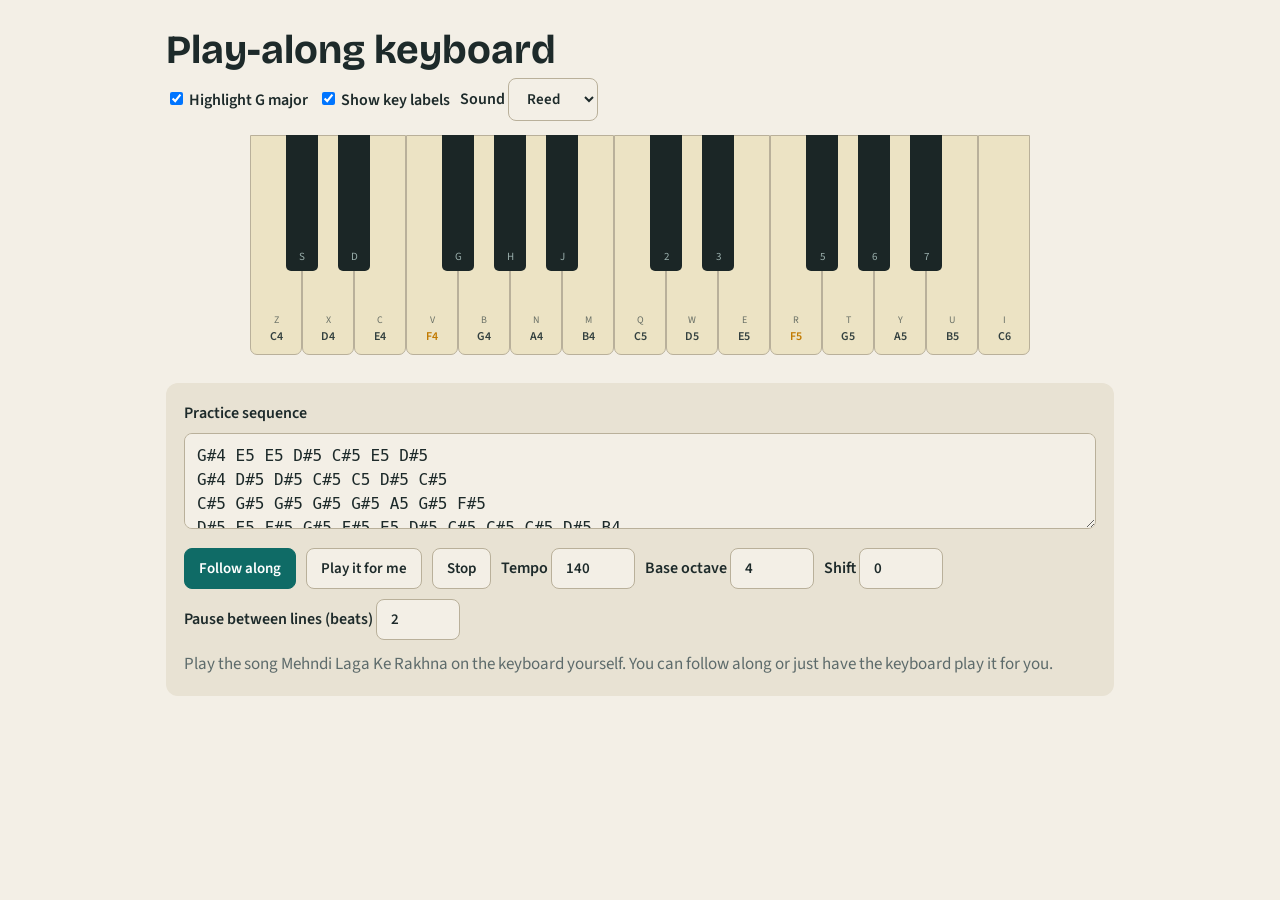
<file: Piano/Playalong keyboard.html>
<!DOCTYPE html>
<html lang="en">
<head>
<meta charset="utf-8">
<meta name="viewport" content="width=device-width, initial-scale=1, viewport-fit=cover">
<title>Play-along keyboard</title>
<link href="https://fonts.googleapis.com/css2?family=Bricolage+Grotesque:wght@500;700&family=Source+Sans+3:wght@400;600&display=swap" rel="stylesheet">
<style>
:root{--bg:#f3efe6;--ink:#1d2a2a;--mute:#5d6b6b;--panel:#e8e2d3;--accent:#c27a00;--accent2:#0f6b66;--wkey:#fffdf7;--wedge:#b9b09a;--bkey:#1b2626;--hit:#f0b43c;--next:#2aa59c;--scale:#ece3c4;
box-sizing:border-box;padding-top:env(safe-area-inset-top,0px);padding-bottom:env(safe-area-inset-bottom,0px);color-scheme:light}
@media (prefers-color-scheme:dark){:root:not([data-theme="light"]){--bg:#0f1b1c;--ink:#ecebe3;--mute:#9db0ae;--panel:#17292a;--accent:#f0b43c;--accent2:#3cc2b7;--wkey:#e9e6da;--wedge:#7d8a86;--bkey:#050a0a;--hit:#f0b43c;--next:#3cc2b7;--scale:#d9d5c0;color-scheme:dark}}
:root[data-theme="dark"]{--bg:#0f1b1c;--ink:#ecebe3;--mute:#9db0ae;--panel:#17292a;--accent:#f0b43c;--accent2:#3cc2b7;--wkey:#e9e6da;--wedge:#7d8a86;--bkey:#050a0a;--hit:#f0b43c;--next:#3cc2b7;--scale:#d9d5c0;color-scheme:dark}
html{scroll-padding-top:env(safe-area-inset-top,0px)}
*{box-sizing:border-box}
body{margin:0;background:var(--bg);color:var(--ink);font:400 16px/1.5 "Source Sans 3",system-ui,sans-serif}
main{max-width:980px;margin:0 auto;padding:28px 16px 48px}
h1{font:700 clamp(28px,5vw,40px)/1.1 "Bricolage Grotesque",system-ui,sans-serif;margin:0 0 6px}
p.lead{margin:0 0 22px;color:var(--mute);max-width:62ch}
.kbwrap{overflow-x:auto;padding:14px 0 18px;-webkit-overflow-scrolling:touch}
#kb{--w:52px;--bw:32px;position:relative;display:flex;height:220px;width:max-content;margin:0 auto;user-select:none;touch-action:manipulation}
.w{width:var(--w);height:100%;background:var(--wkey);border:1px solid var(--wedge);border-radius:0 0 7px 7px;display:flex;flex-direction:column;justify-content:flex-end;align-items:center;padding-bottom:8px;font-size:12px;color:#33403f;cursor:pointer;transition:background .06s}
.w.scale{background:var(--scale)}
.b{position:absolute;top:0;width:var(--bw);height:62%;background:var(--bkey);border-radius:0 0 5px 5px;z-index:2;cursor:pointer;display:flex;align-items:flex-end;justify-content:center;padding-bottom:6px;font-size:11px;color:#9bb0ad}
.w.on,.b.on{background:var(--hit)!important;color:#1d1400}
.w.next,.b.next{background:var(--next)!important;color:#fff;box-shadow:inset 0 0 0 3px var(--accent)}
.w small{opacity:.7}.w b{font-weight:600}
.sharp{color:var(--accent);font-weight:600}
.panel{background:var(--panel);border-radius:12px;padding:18px;margin-top:10px}
.row{display:flex;flex-wrap:wrap;gap:10px;align-items:center}
label{font-weight:600}
textarea{width:100%;min-height:96px;margin:8px 0 12px;padding:10px 12px;border-radius:8px;border:1px solid var(--wedge);background:var(--bg);color:var(--ink);font:500 16px/1.5 ui-monospace,Menlo,Consolas,monospace}
button,select,input[type=number]{font:600 15px "Source Sans 3",system-ui,sans-serif;padding:9px 14px;border-radius:8px;border:1px solid var(--wedge);background:var(--bg);color:var(--ink);cursor:pointer}
button.primary{background:var(--accent2);border-color:var(--accent2);color:#fff}
button:focus-visible,textarea:focus-visible,input:focus-visible,select:focus-visible{outline:3px solid var(--accent);outline-offset:2px}
input[type=number]{width:84px;cursor:text}
#status{margin:12px 0 0;min-height:1.5em;color:var(--mute);font-size:17px}
#status.warn{color:var(--accent);font-weight:600}
.help{margin-top:18px;color:var(--mute);font-size:15px}
.help code{background:var(--panel);padding:1px 6px;border-radius:4px;color:var(--ink)}
@media (max-width:560px){#kb{--w:44px;--bw:28px;height:190px}}
</style>
</head>
<body>
<main>
<h1>Play-along keyboard</h1>

<div class="row">
  <label><input type="checkbox" id="scaleToggle" checked> Highlight G major</label>
  <label><input type="checkbox" id="labelToggle" checked> Show key labels</label>
  <label>Sound <select id="voice"><option value="reed">Reed</option><option value="soft">Soft</option><option value="bell">Bright</option></select></label>
</div>

<div class="kbwrap"><div id="kb" aria-label="Piano keyboard from C4 to C6"></div></div>

<section class="panel" aria-labelledby="seqh">
  <label id="seqh" for="seq">Practice sequence</label>
  <textarea id="seq" spellcheck="false" placeholder="Paste your note lines here, like: G A B C+ D+  (+ means a higher octave). Lines that aren’t notes, such as lyrics, are ignored.">G#4 E5 E5 D#5 C#5 E5 D#5
G#4 D#5 D#5 C#5 C5 D#5 C#5
C#5 G#5 G#5 G#5 G#5 A5 G#5 F#5
D#5 E5 F#5 G#5 F#5 E5 D#5 C#5 C#5 C#5 D#5 B4</textarea>
  <div class="row">
    <button class="primary" id="follow">Follow along</button>
    <button id="auto">Play it for me</button>
    <button id="stop">Stop</button>
    <label>Tempo <input type="number" id="bpm" value="140" min="40" max="200"></label>
    <label>Base octave <input type="number" id="oct" value="4" min="3" max="5"></label>
    <label>Shift <input type="number" id="shift" value="0" min="-12" max="12"></label>
    <label>Pause between lines (beats) <input type="number" id="gap" value="2" min="0" max="16" step="0.5"></label>
  </div>
  <p id="status" role="status">Play the song Mehndi Laga Ke Rakhna on the keyboard yourself. You can follow along or just have the keyboard play it for you.</p>
</section>

</main>

<script>
(function(){
var NAMES=['C','C#','D','D#','E','F','F#','G','G#','A','A#','B'];
var LOW=60,HIGH=84,SCALE={0:1,2:1,4:1,6:1,7:1,9:1,11:1};
var MAP={z:60,s:61,x:62,d:63,c:64,v:65,g:66,b:67,h:68,n:69,j:70,m:71,q:72,'2':73,w:74,'3':75,e:76,r:77,'5':78,t:79,'6':80,y:81,'7':82,u:83,i:84};
var KEYOF={};for(var k in MAP)KEYOF[MAP[k]]=k.toUpperCase();
var kb=document.getElementById('kb'),els={};
function nm(m){return NAMES[m%12]+(Math.floor(m/12)-1)}
function isBlack(m){return NAMES[m%12].length>1}
var wi=0;
for(var m=LOW;m<=HIGH;m++){
  var d=document.createElement('div');d.dataset.m=m;
  if(isBlack(m)){d.className='b';d.style.left='calc('+wi+' * var(--w) - var(--bw) / 2)'}
  else{d.className='w';wi++}
  els[m]=d;kb.appendChild(d);
}
function labels(){
  var on=document.getElementById('labelToggle').checked;
  for(var m=LOW;m<=HIGH;m++){
    var e=els[m],ks=KEYOF[m]||'';
    e.innerHTML=on?(isBlack(m)?'<span>'+ks+'</span>':'<small>'+ks+'</small><b'+(NAMES[m%12]==='F'?' class="sharp"':'')+'>'+nm(m)+'</b>'):'';
  }
}
function scale(){
  var on=document.getElementById('scaleToggle').checked;
  for(var m=LOW;m<=HIGH;m++){
    if(!isBlack(m))els[m].classList.toggle('scale',on&&SCALE[m%12]&&NAMES[m%12]!=='F');
    else els[m].classList.toggle('scale',false);
  }
}
document.getElementById('labelToggle').onchange=labels;
document.getElementById('scaleToggle').onchange=scale;
labels();scale();

/* audio */
var ctx=null,voices={};
function ac(){if(!ctx){var C=window.AudioContext||window.webkitAudioContext;ctx=new C()}if(ctx.state==='suspended')ctx.resume();return ctx}
function start(m){
  if(voices[m])return;
  var c=ac(),t=c.currentTime,f=440*Math.pow(2,(m-69)/12),kind=document.getElementById('voice').value;
  var g=c.createGain(),lp=c.createBiquadFilter();
  lp.type='lowpass';lp.frequency.value=kind==='reed'?1800:kind==='soft'?900:3600;lp.Q.value=kind==='reed'?3:0.7;
  g.gain.setValueAtTime(0,t);g.gain.linearRampToValueAtTime(0.28,t+0.025);g.gain.exponentialRampToValueAtTime(0.2,t+0.25);
  var o1=c.createOscillator(),o2=c.createOscillator();
  o1.type=kind==='reed'?'sawtooth':kind==='soft'?'triangle':'square';o2.type='triangle';
  o1.frequency.value=f;o2.frequency.value=f*2;o2.detune.value=4;
  var g2=c.createGain();g2.gain.value=0.3;
  o1.connect(lp);o2.connect(g2);g2.connect(lp);lp.connect(g);g.connect(c.destination);
  o1.start(t);o2.start(t);voices[m]={g:g,o:[o1,o2]};
  els[m].classList.add('on');
  advance(m);
}
function stop(m){
  var v=voices[m];if(!v)return;var c=ctx,t=c.currentTime;
  v.g.gain.cancelScheduledValues(t);v.g.gain.setValueAtTime(v.g.gain.value,t);v.g.gain.linearRampToValueAtTime(0,t+0.09);
  v.o.forEach(function(o){o.stop(t+0.1)});delete voices[m];els[m].classList.remove('on');
}

/* pointer */
kb.addEventListener('pointerdown',function(e){var t=e.target.closest('[data-m]');if(!t)return;e.preventDefault();t.setPointerCapture&&0;start(+t.dataset.m);t._d=1});
function up(e){var t=e.target.closest&&e.target.closest('[data-m]');if(t)stop(+t.dataset.m)}
kb.addEventListener('pointerup',up);kb.addEventListener('pointerleave',up,true);kb.addEventListener('pointercancel',up);
/* computer keys */
function typing(e){var n=e.target.tagName;return n==='TEXTAREA'||n==='INPUT'||n==='SELECT'}
document.addEventListener('keydown',function(e){if(e.repeat||typing(e)||e.ctrlKey||e.metaKey||e.altKey)return;var m=MAP[e.key.toLowerCase()];if(m!=null)start(m)});
document.addEventListener('keyup',function(e){var m=MAP[e.key.toLowerCase()];if(m!=null)stop(m)});

/* sequence */
var seq=[],idx=0,mode=null,timers=[],st=document.getElementById('status');
function parseLetters(txt){
  var out=[],bad=[],o0=+document.getElementById('oct').value||4,re=/([A-Ga-g])(#?)(\+*)|(\S)/g,r;
  txt=txt.replace(/\s+/g,'');
  while((r=re.exec(txt))){
    if(!r[1]){bad.push(r[4]);continue}
    var s={C:0,D:2,E:4,F:5,G:7,A:9,B:11}[r[1].toUpperCase()]+(r[2]==='#'?1:0);
    var m=s+12*(o0+1+r[3].length);
    if(m<LOW||m>HIGH){bad.push(r[0]);continue}
    out.push({m:m,b:1});
  }
  return {out:out,bad:bad};
}
function parse(txt){
  var all=[],bad=[],skipped=0;
  txt.split(/\n/).forEach(function(ln){
    if(!ln.trim())return;
    var g=+document.getElementById('gap').value;if(isNaN(g))g=2;
    if(/^[A-Ga-g#+\s]+$/.test(ln)){var p=parseLetters(ln);all=all.concat(p.out);bad=bad.concat(p.bad);if(p.out.length&&g>0)all.push({rest:1,b:g})}
    else{var q=parseStd(ln);if(q.bad.length)skipped++;else{all=all.concat(q.out);if(q.out.length&&g>0)all.push({rest:1,b:g})}}
  });
  while(all.length&&all[all.length-1].rest)all.pop();
  return {out:all,bad:bad,skipped:skipped};
}
function parseStd(txt){
  var out=[],bad=[];
  txt.split(/[\s,]+/).filter(Boolean).forEach(function(tok){
    var rr=/^[Rr](?::([\d.]+))?$/.exec(tok);
    if(rr){out.push({rest:1,b:parseFloat(rr[1])||1});return}
    var r=/^([A-Ga-g])([#b]?)(\d):?([\d.]*)$/.exec(tok);
    if(!r){bad.push(tok);return}
    var base={C:0,D:2,E:4,F:5,G:7,A:9,B:11}[r[1].toUpperCase()];
    if(r[2]==='#')base++;if(r[2]==='b')base--;
    var m=base+12*(+r[3]+1),beats=parseFloat(r[4])||1;
    if(m<LOW||m>HIGH){bad.push(tok);return}
    out.push({m:m,b:beats});
  });
  return {out:out,bad:bad};
}
function clearHint(){Object.keys(els).forEach(function(m){els[m].classList.remove('next')})}
function hint(){clearHint();if(mode==='follow'&&idx<seq.length)els[seq[idx].m].classList.add('next')}
function advance(m){
  if(mode!=='follow'||idx>=seq.length||seq[idx].m!==m)return;
  idx++;
  if(idx>=seq.length){mode=null;clearHint();st.textContent='Finished. All '+seq.length+' notes played.';return}
  st.textContent='Note '+(idx+1)+' of '+seq.length+'. Press the lit key'+(KEYOF[seq[idx].m]?' (computer key '+KEYOF[seq[idx].m]+')':'')+'.';hint();
}
function load(){
  halt();
  var p=parse(document.getElementById('seq').value);
  var sh=+document.getElementById('shift').value||0;
  p.out=p.out.filter(function(n){if(n.rest)return true;n.m+=sh;if(n.m<LOW||n.m>HIGH){p.bad.push('a note outside the keyboard');return false}return true});
  if(p.bad.length){st.textContent='I couldn’t use: '+p.bad.join(', ')+'. Notes look like D, A#, or D+ (the + means higher).';st.className='warn';return null}
  if(!p.out.some(function(n){return !n.rest})){st.textContent='No notes found yet. Paste your note lines into the box above, then try again.';st.className='warn';return null}
  st.className='';st.dataset.skip=p.skipped?' (ignored '+p.skipped+' lines that weren’t notes)':'';
  return p.out;
}
function halt(){timers.forEach(clearTimeout);timers=[];mode=null;clearHint();Object.keys(voices).forEach(function(m){stop(+m)})}
document.getElementById('follow').onclick=function(){
  var s=load();if(!s)return;halt();seq=s.filter(function(n){return !n.rest});idx=0;mode='follow';ac();
  st.textContent='Loaded '+seq.length+' notes'+(st.dataset.skip||'')+'. Press the lit key'+(KEYOF[seq[0].m]?' (computer key '+KEYOF[seq[0].m]+')':'')+'.';hint();
};
document.getElementById('auto').onclick=function(){
  var s=load();if(!s)return;halt();ac();mode='auto';
  var beat=60000/(+document.getElementById('bpm').value||90),t=0;
  st.textContent='Playing…';
  s.forEach(function(n){
    var dur=n.b*beat;
    if(n.rest){t+=dur;return}
    timers.push(setTimeout(function(){start(n.m)},t));
    timers.push(setTimeout(function(){stop(n.m)},t+dur*0.9));
    t+=dur;
  });
  timers.push(setTimeout(function(){mode=null;st.textContent='Done.'},t+50));
};
document.getElementById('stop').onclick=function(){halt();st.textContent='Stopped.'};
})();
</script>
</body>
</html>
</file>
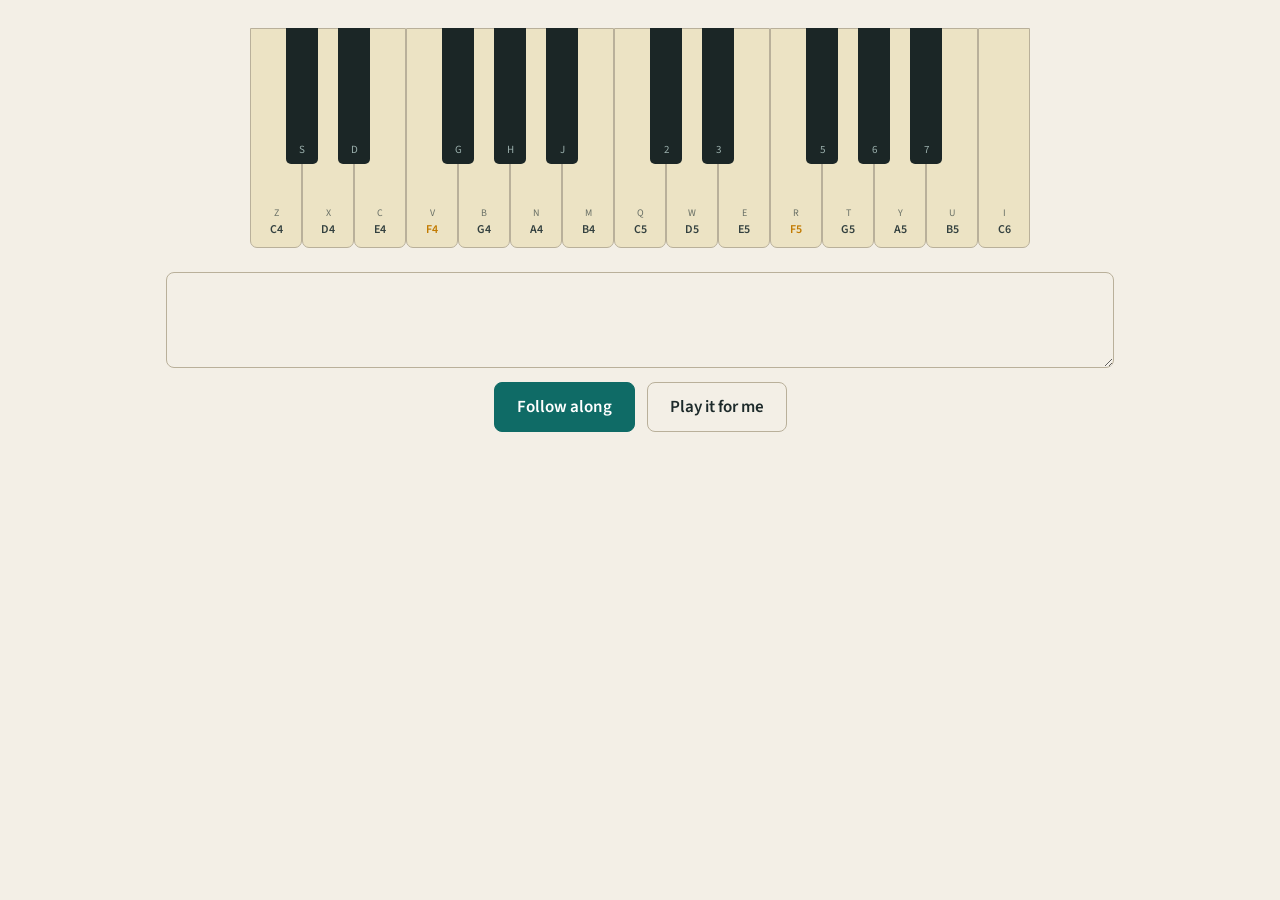
<file: Piano/Playalong_keyboard.html>
<!DOCTYPE html>
<html lang="en">
<head>
<meta charset="utf-8">
<meta name="viewport" content="width=device-width, initial-scale=1, viewport-fit=cover">
<title>Play-along keyboard</title>
<link href="https://fonts.googleapis.com/css2?family=Bricolage+Grotesque:wght@500;700&family=Source+Sans+3:wght@400;600&display=swap" rel="stylesheet">
<style>
:root{--bg:#f3efe6;--ink:#1d2a2a;--mute:#5d6b6b;--panel:#e8e2d3;--accent:#c27a00;--accent2:#0f6b66;--wkey:#fffdf7;--wedge:#b9b09a;--bkey:#1b2626;--hit:#f0b43c;--next:#2aa59c;--scale:#ece3c4;
box-sizing:border-box;padding-top:env(safe-area-inset-top,0px);padding-bottom:env(safe-area-inset-bottom,0px);color-scheme:light}
@media (prefers-color-scheme:dark){:root:not([data-theme="light"]){--bg:#0f1b1c;--ink:#ecebe3;--mute:#9db0ae;--panel:#17292a;--accent:#f0b43c;--accent2:#3cc2b7;--wkey:#e9e6da;--wedge:#7d8a86;--bkey:#050a0a;--hit:#f0b43c;--next:#3cc2b7;--scale:#d9d5c0;color-scheme:dark}}
:root[data-theme="dark"]{--bg:#0f1b1c;--ink:#ecebe3;--mute:#9db0ae;--panel:#17292a;--accent:#f0b43c;--accent2:#3cc2b7;--wkey:#e9e6da;--wedge:#7d8a86;--bkey:#050a0a;--hit:#f0b43c;--next:#3cc2b7;--scale:#d9d5c0;color-scheme:dark}
html{scroll-padding-top:env(safe-area-inset-top,0px)}
*{box-sizing:border-box}
body{margin:0;background:var(--bg);color:var(--ink);font:400 16px/1.5 "Source Sans 3",system-ui,sans-serif}
main{max-width:980px;margin:0 auto;padding:28px 16px 48px}
h1{font:700 clamp(28px,5vw,40px)/1.1 "Bricolage Grotesque",system-ui,sans-serif;margin:0 0 6px}
p.lead{margin:0 0 22px;color:var(--mute);max-width:62ch}
.kbwrap{overflow-x:auto;padding:14px 0 18px;-webkit-overflow-scrolling:touch}
#kb{--w:52px;--bw:32px;position:relative;display:flex;height:220px;width:max-content;margin:0 auto;user-select:none;touch-action:manipulation}
.w{width:var(--w);height:100%;background:var(--wkey);border:1px solid var(--wedge);border-radius:0 0 7px 7px;display:flex;flex-direction:column;justify-content:flex-end;align-items:center;padding-bottom:8px;font-size:12px;color:#33403f;cursor:pointer;transition:background .06s}
.w.scale{background:var(--scale)}
.b{position:absolute;top:0;width:var(--bw);height:62%;background:var(--bkey);border-radius:0 0 5px 5px;z-index:2;cursor:pointer;display:flex;align-items:flex-end;justify-content:center;padding-bottom:6px;font-size:11px;color:#9bb0ad}
.w.on,.b.on{background:var(--hit)!important;color:#1d1400}
.w.next,.b.next{background:var(--next)!important;color:#fff;box-shadow:inset 0 0 0 3px var(--accent)}
.w small{opacity:.7}.w b{font-weight:600}
.sharp{color:var(--accent);font-weight:600}
.panel{background:var(--panel);border-radius:12px;padding:18px;margin-top:10px}
.row{display:flex;flex-wrap:wrap;gap:10px;align-items:center}
label{font-weight:600}
textarea{width:100%;min-height:96px;margin:8px 0 12px;padding:10px 12px;border-radius:8px;border:1px solid var(--wedge);background:var(--bg);color:var(--ink);font:500 16px/1.5 ui-monospace,Menlo,Consolas,monospace}
button,select,input[type=number]{font:600 15px "Source Sans 3",system-ui,sans-serif;padding:9px 14px;border-radius:8px;border:1px solid var(--wedge);background:var(--bg);color:var(--ink);cursor:pointer}
button.primary{background:var(--accent2);border-color:var(--accent2);color:#fff}
button:focus-visible,textarea:focus-visible,input:focus-visible,select:focus-visible{outline:3px solid var(--accent);outline-offset:2px}
input[type=number]{width:84px;cursor:text}
#status{margin:12px 0 0;min-height:1.5em;color:var(--mute);font-size:17px}
#status.warn{color:var(--accent);font-weight:600}
.help{margin-top:18px;color:var(--mute);font-size:15px}
.help code{background:var(--panel);padding:1px 6px;border-radius:4px;color:var(--ink)}
@media (max-width:560px){#kb{--w:44px;--bw:28px;height:190px}}
/* Phones held sideways: compact layout so the keyboard and controls fit on one screen */
@media (orientation:landscape) and (max-height:500px){
main{padding:6px 12px 10px}
h1{display:none}
.row{gap:6px 10px}
.row label{font-size:14px}
.kbwrap{padding:6px 0}
#kb{--w:min(54px,calc((100vw - 24px) / 15));--bw:calc(var(--w) * .6);height:120px}
.w{font-size:10px;padding-bottom:4px}
.b{font-size:9px;padding-bottom:3px}
.panel{padding:8px 10px;margin-top:4px}
textarea{min-height:40px;height:40px;margin:4px 0 6px;padding:6px 8px;font-size:14px}
button,select,input[type=number]{padding:5px 10px;font-size:14px}
input[type=number]{width:64px}
#status{margin:6px 0 0;font-size:15px;min-height:1.2em}
}
.rotate{display:none;margin:0 0 10px;color:var(--mute);font-size:15px}
@media (orientation:portrait) and (max-width:600px){.rotate{display:block}}
/* Minimal view: only the keys and the Follow along / Play it for me buttons.
   Everything else stays in the page (hidden) so the song data and settings keep working. */
h1,.rotate,main>.row,#seqh,#stop,.panel .row>label{display:none!important}
#status{position:absolute;width:1px;height:1px;margin:-1px;padding:0;min-height:0;overflow:hidden;clip-path:inset(50%);white-space:nowrap}
.panel{background:none;padding:0;margin-top:6px}
.panel .row{justify-content:center;gap:12px}
.panel button{font-size:17px;padding:12px 22px}
#seq{display:block;margin:0 0 14px}
main{padding-top:14px}
@media (orientation:landscape) and (max-height:500px){
.panel button{font-size:15px;padding:8px 16px}
#kb{height:min(200px,calc(100dvh - 100px))}
}
</style>
</head>
<body>
<main>
<h1>Play-along keyboard</h1>
<p class="rotate">Tip: turn your phone sideways to see the whole keyboard.</p>

<div class="row">
  <label><input type="checkbox" id="scaleToggle" checked> Highlight G major</label>
  <label><input type="checkbox" id="labelToggle" checked> Show key labels</label>
  <label>Sound <select id="voice"><option value="reed">Reed</option><option value="soft">Soft</option><option value="bell">Bright</option></select></label>
</div>

<div class="kbwrap"><div id="kb" aria-label="Piano keyboard from C4 to C6"></div></div>

<section class="panel" aria-labelledby="seqh">
  <label id="seqh" for="seq">Practice sequence</label>
  <textarea id="seq" spellcheck="false" aria-label="Notes"></textarea>
  <div class="row">
    <button class="primary" id="follow">Follow along</button>
    <button id="auto">Play it for me</button>
    <button id="stop">Stop</button>
    <label>Tempo <input type="number" id="bpm" value="140" min="40" max="200"></label>
    <label>Base octave <input type="number" id="oct" value="4" min="3" max="5"></label>
    <label>Shift <input type="number" id="shift" value="0" min="-12" max="12"></label>
    <label>Pause between lines (beats) <input type="number" id="gap" value="2" min="0" max="16" step="0.5"></label>
  </div>
  <p id="status" role="status"></p>
</section>

</main>

<script>
(function(){
var NAMES=['C','C#','D','D#','E','F','F#','G','G#','A','A#','B'];
var LOW=60,HIGH=84,SCALE={0:1,2:1,4:1,6:1,7:1,9:1,11:1};
var MAP={z:60,s:61,x:62,d:63,c:64,v:65,g:66,b:67,h:68,n:69,j:70,m:71,q:72,'2':73,w:74,'3':75,e:76,r:77,'5':78,t:79,'6':80,y:81,'7':82,u:83,i:84};
var KEYOF={};for(var k in MAP)KEYOF[MAP[k]]=k.toUpperCase();
var kb=document.getElementById('kb'),els={};
function nm(m){return NAMES[m%12]+(Math.floor(m/12)-1)}
function isBlack(m){return NAMES[m%12].length>1}
var wi=0;
for(var m=LOW;m<=HIGH;m++){
  var d=document.createElement('div');d.dataset.m=m;
  if(isBlack(m)){d.className='b';d.style.left='calc('+wi+' * var(--w) - var(--bw) / 2)'}
  else{d.className='w';wi++}
  els[m]=d;kb.appendChild(d);
}
function labels(){
  var on=document.getElementById('labelToggle').checked;
  for(var m=LOW;m<=HIGH;m++){
    var e=els[m],ks=KEYOF[m]||'';
    e.innerHTML=on?(isBlack(m)?'<span>'+ks+'</span>':'<small>'+ks+'</small><b'+(NAMES[m%12]==='F'?' class="sharp"':'')+'>'+nm(m)+'</b>'):'';
  }
}
function scale(){
  var on=document.getElementById('scaleToggle').checked;
  for(var m=LOW;m<=HIGH;m++){
    if(!isBlack(m))els[m].classList.toggle('scale',on&&SCALE[m%12]&&NAMES[m%12]!=='F');
    else els[m].classList.toggle('scale',false);
  }
}
document.getElementById('labelToggle').onchange=labels;
document.getElementById('scaleToggle').onchange=scale;
labels();scale();

/* audio */
var ctx=null,voices={};
function ac(){if(!ctx){var C=window.AudioContext||window.webkitAudioContext;ctx=new C()}if(ctx.state==='suspended')ctx.resume();return ctx}
function start(m){
  if(voices[m])return;
  var c=ac(),t=c.currentTime,f=440*Math.pow(2,(m-69)/12),kind=document.getElementById('voice').value;
  var g=c.createGain(),lp=c.createBiquadFilter();
  lp.type='lowpass';lp.frequency.value=kind==='reed'?1800:kind==='soft'?900:3600;lp.Q.value=kind==='reed'?3:0.7;
  g.gain.setValueAtTime(0,t);g.gain.linearRampToValueAtTime(0.28,t+0.025);g.gain.exponentialRampToValueAtTime(0.2,t+0.25);
  var o1=c.createOscillator(),o2=c.createOscillator();
  o1.type=kind==='reed'?'sawtooth':kind==='soft'?'triangle':'square';o2.type='triangle';
  o1.frequency.value=f;o2.frequency.value=f*2;o2.detune.value=4;
  var g2=c.createGain();g2.gain.value=0.3;
  o1.connect(lp);o2.connect(g2);g2.connect(lp);lp.connect(g);g.connect(c.destination);
  o1.start(t);o2.start(t);voices[m]={g:g,o:[o1,o2]};
  els[m].classList.add('on');
  advance(m);
}
function stop(m){
  var v=voices[m];if(!v)return;var c=ctx,t=c.currentTime;
  v.g.gain.cancelScheduledValues(t);v.g.gain.setValueAtTime(v.g.gain.value,t);v.g.gain.linearRampToValueAtTime(0,t+0.09);
  v.o.forEach(function(o){o.stop(t+0.1)});delete voices[m];els[m].classList.remove('on');
}

/* pointer */
kb.addEventListener('pointerdown',function(e){var t=e.target.closest('[data-m]');if(!t)return;e.preventDefault();t.setPointerCapture&&0;start(+t.dataset.m);t._d=1});
function up(e){var t=e.target.closest&&e.target.closest('[data-m]');if(t)stop(+t.dataset.m)}
kb.addEventListener('pointerup',up);kb.addEventListener('pointerleave',up,true);kb.addEventListener('pointercancel',up);
/* computer keys */
function typing(e){var n=e.target.tagName;return n==='TEXTAREA'||n==='INPUT'||n==='SELECT'}
document.addEventListener('keydown',function(e){if(e.repeat||typing(e)||e.ctrlKey||e.metaKey||e.altKey)return;var m=MAP[e.key.toLowerCase()];if(m!=null)start(m)});
document.addEventListener('keyup',function(e){var m=MAP[e.key.toLowerCase()];if(m!=null)stop(m)});

/* sequence */
var seq=[],idx=0,mode=null,timers=[],st=document.getElementById('status');
function parseLetters(txt){
  var out=[],bad=[],o0=+document.getElementById('oct').value||4,re=/([A-Ga-g])(#?)(\+*)|(\S)/g,r;
  txt=txt.replace(/\s+/g,'');
  while((r=re.exec(txt))){
    if(!r[1]){bad.push(r[4]);continue}
    var s={C:0,D:2,E:4,F:5,G:7,A:9,B:11}[r[1].toUpperCase()]+(r[2]==='#'?1:0);
    var m=s+12*(o0+1+r[3].length);
    if(m<LOW||m>HIGH){bad.push(r[0]);continue}
    out.push({m:m,b:1});
  }
  return {out:out,bad:bad};
}
function parse(txt){
  var all=[],bad=[],skipped=0;
  txt.split(/\n/).forEach(function(ln){
    if(!ln.trim())return;
    var g=+document.getElementById('gap').value;if(isNaN(g))g=2;
    if(/^[A-Ga-g#+\s]+$/.test(ln)){var p=parseLetters(ln);all=all.concat(p.out);bad=bad.concat(p.bad);if(p.out.length&&g>0)all.push({rest:1,b:g})}
    else{var q=parseStd(ln);if(q.bad.length)skipped++;else{all=all.concat(q.out);if(q.out.length&&g>0)all.push({rest:1,b:g})}}
  });
  while(all.length&&all[all.length-1].rest)all.pop();
  return {out:all,bad:bad,skipped:skipped};
}
function parseStd(txt){
  var out=[],bad=[];
  txt.split(/[\s,]+/).filter(Boolean).forEach(function(tok){
    var rr=/^[Rr](?::([\d.]+))?$/.exec(tok);
    if(rr){out.push({rest:1,b:parseFloat(rr[1])||1});return}
    var r=/^([A-Ga-g])([#b]?)(\d):?([\d.]*)$/.exec(tok);
    if(!r){bad.push(tok);return}
    var base={C:0,D:2,E:4,F:5,G:7,A:9,B:11}[r[1].toUpperCase()];
    if(r[2]==='#')base++;if(r[2]==='b')base--;
    var m=base+12*(+r[3]+1),beats=parseFloat(r[4])||1;
    if(m<LOW||m>HIGH){bad.push(tok);return}
    out.push({m:m,b:beats});
  });
  return {out:out,bad:bad};
}
function clearHint(){Object.keys(els).forEach(function(m){els[m].classList.remove('next')})}
function hint(){clearHint();if(mode==='follow'&&idx<seq.length)els[seq[idx].m].classList.add('next')}
function advance(m){
  if(mode!=='follow'||idx>=seq.length||seq[idx].m!==m)return;
  idx++;
  if(idx>=seq.length){mode=null;clearHint();st.textContent='Finished. All '+seq.length+' notes played.';return}
  st.textContent='Note '+(idx+1)+' of '+seq.length+'. Press the lit key'+(KEYOF[seq[idx].m]?' (computer key '+KEYOF[seq[idx].m]+')':'')+'.';hint();
}
function load(){
  halt();
  var p=parse(document.getElementById('seq').value);
  var sh=+document.getElementById('shift').value||0;
  p.out=p.out.filter(function(n){if(n.rest)return true;n.m+=sh;if(n.m<LOW||n.m>HIGH){p.bad.push('a note outside the keyboard');return false}return true});
  if(p.bad.length){st.textContent='I couldn’t use: '+p.bad.join(', ')+'. Notes look like D, A#, or D+ (the + means higher).';st.className='warn';return null}
  if(!p.out.some(function(n){return !n.rest})){st.textContent='No notes found yet. Paste your note lines into the box above, then try again.';st.className='warn';return null}
  st.className='';st.dataset.skip=p.skipped?' (ignored '+p.skipped+' lines that weren’t notes)':'';
  return p.out;
}
function halt(){timers.forEach(clearTimeout);timers=[];mode=null;clearHint();Object.keys(voices).forEach(function(m){stop(+m)})}
document.getElementById('follow').onclick=function(){
  var s=load();if(!s)return;halt();seq=s.filter(function(n){return !n.rest});idx=0;mode='follow';ac();
  st.textContent='Loaded '+seq.length+' notes'+(st.dataset.skip||'')+'. Press the lit key'+(KEYOF[seq[0].m]?' (computer key '+KEYOF[seq[0].m]+')':'')+'.';hint();
};
document.getElementById('auto').onclick=function(){
  var s=load();if(!s)return;halt();ac();mode='auto';
  var beat=60000/(+document.getElementById('bpm').value||90),t=0;
  st.textContent='Playing…';
  s.forEach(function(n){
    var dur=n.b*beat;
    if(n.rest){t+=dur;return}
    timers.push(setTimeout(function(){start(n.m)},t));
    timers.push(setTimeout(function(){stop(n.m)},t+dur*0.9));
    t+=dur;
  });
  timers.push(setTimeout(function(){mode=null;st.textContent='Done.'},t+50));
};
document.getElementById('stop').onclick=function(){halt();st.textContent='Stopped.'};
})();
</script>
</body>
</html>
</file>
